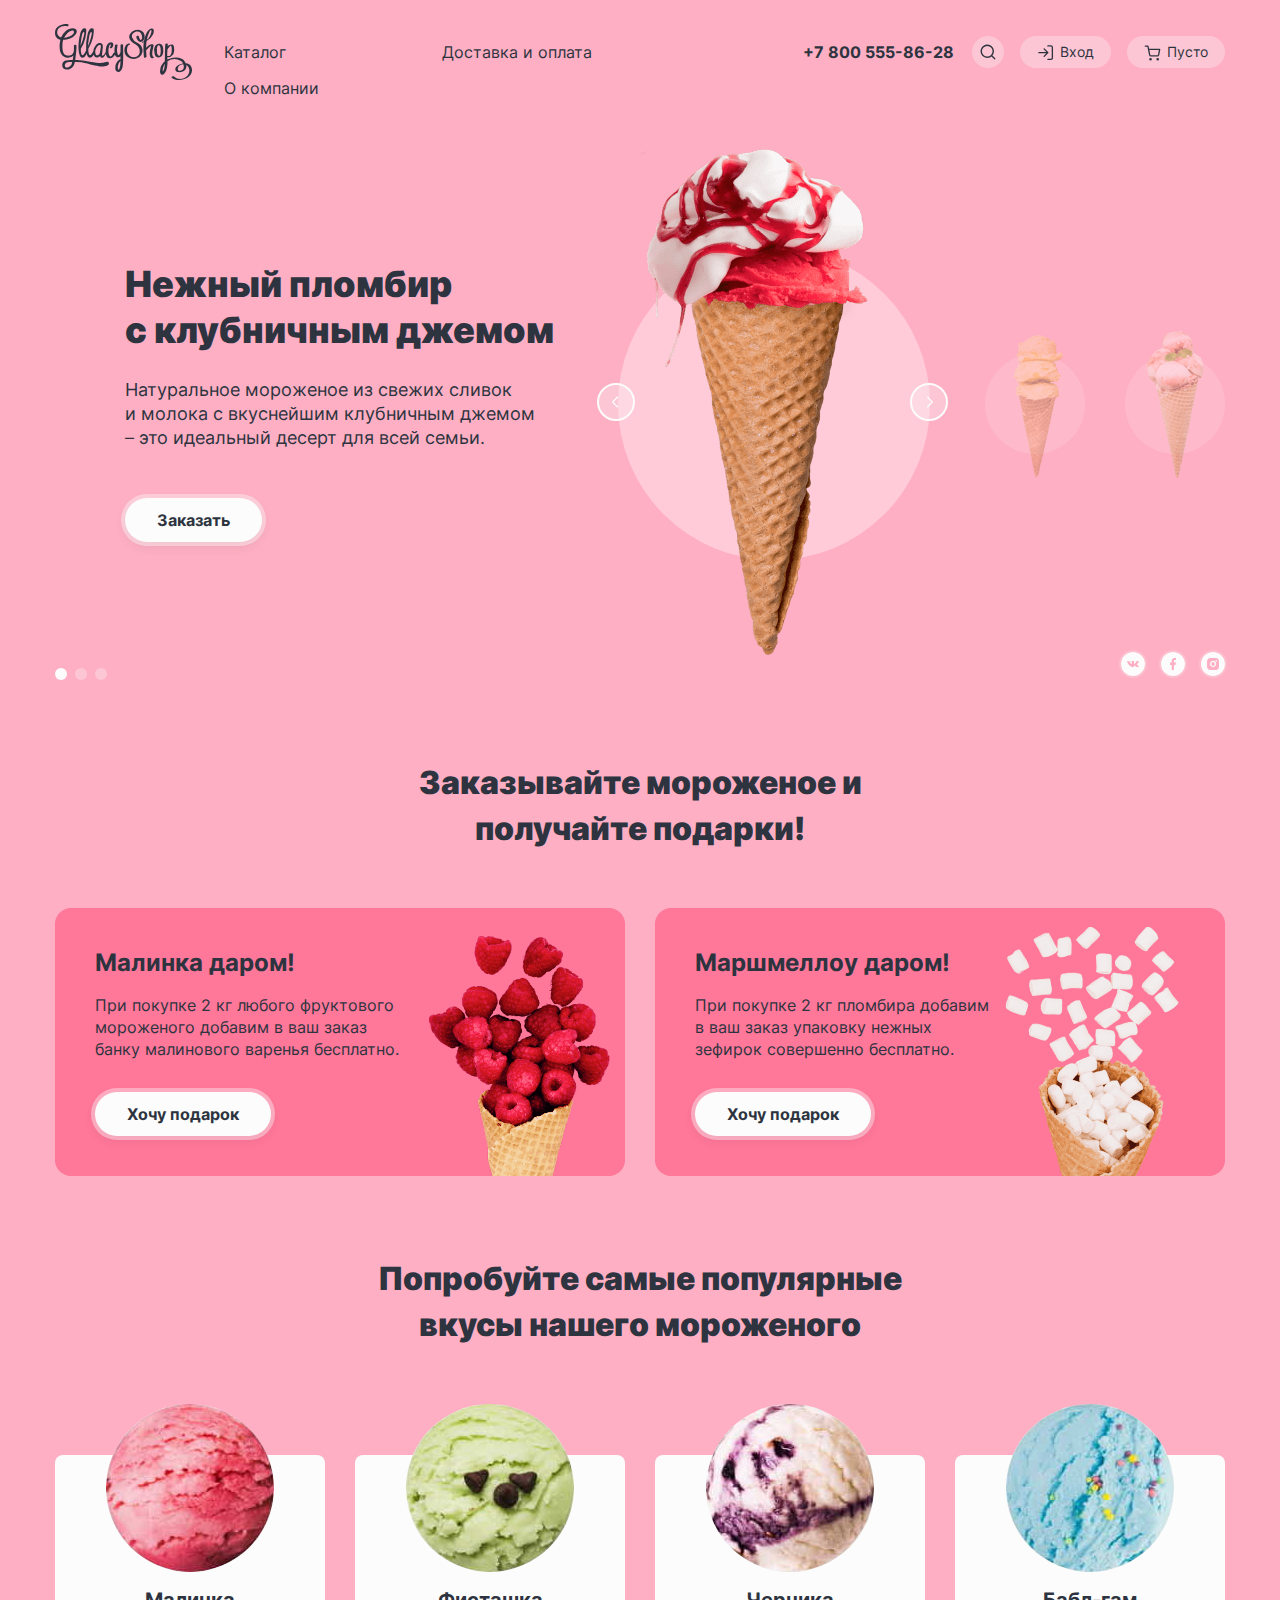
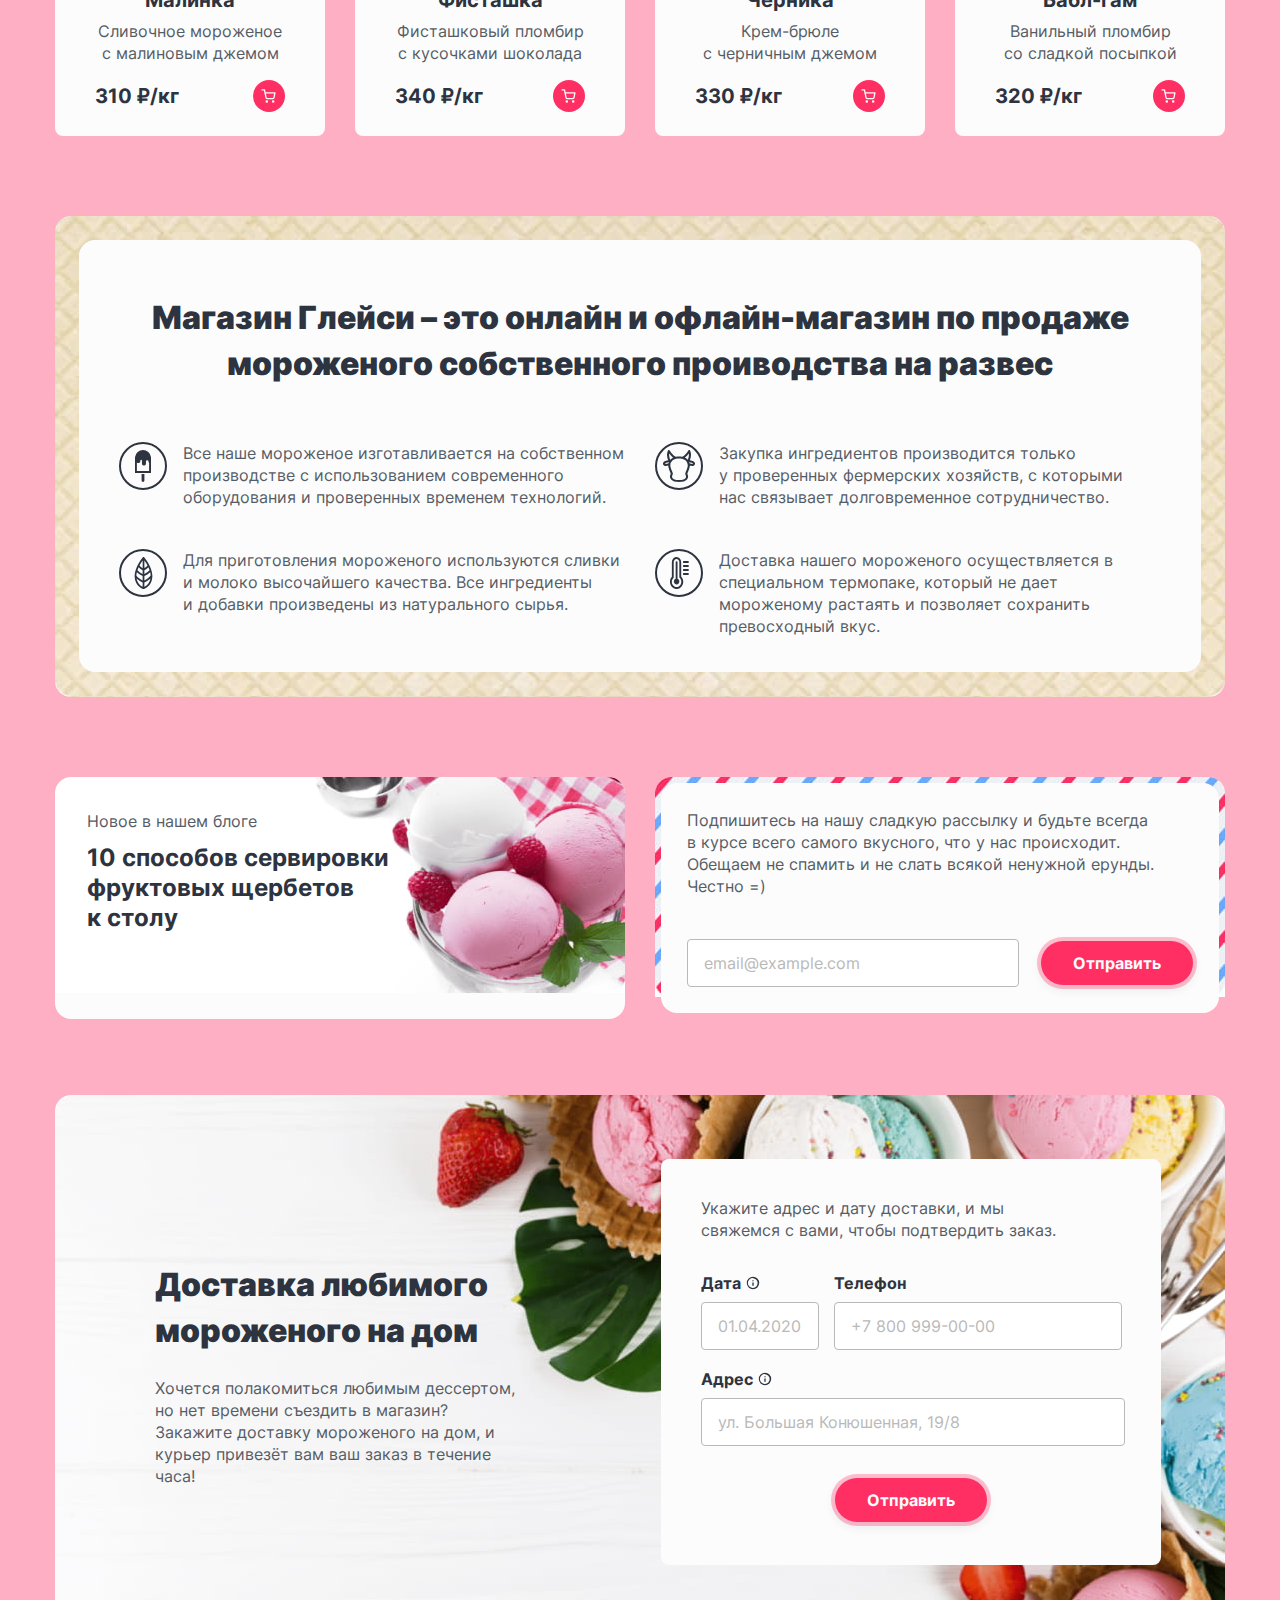
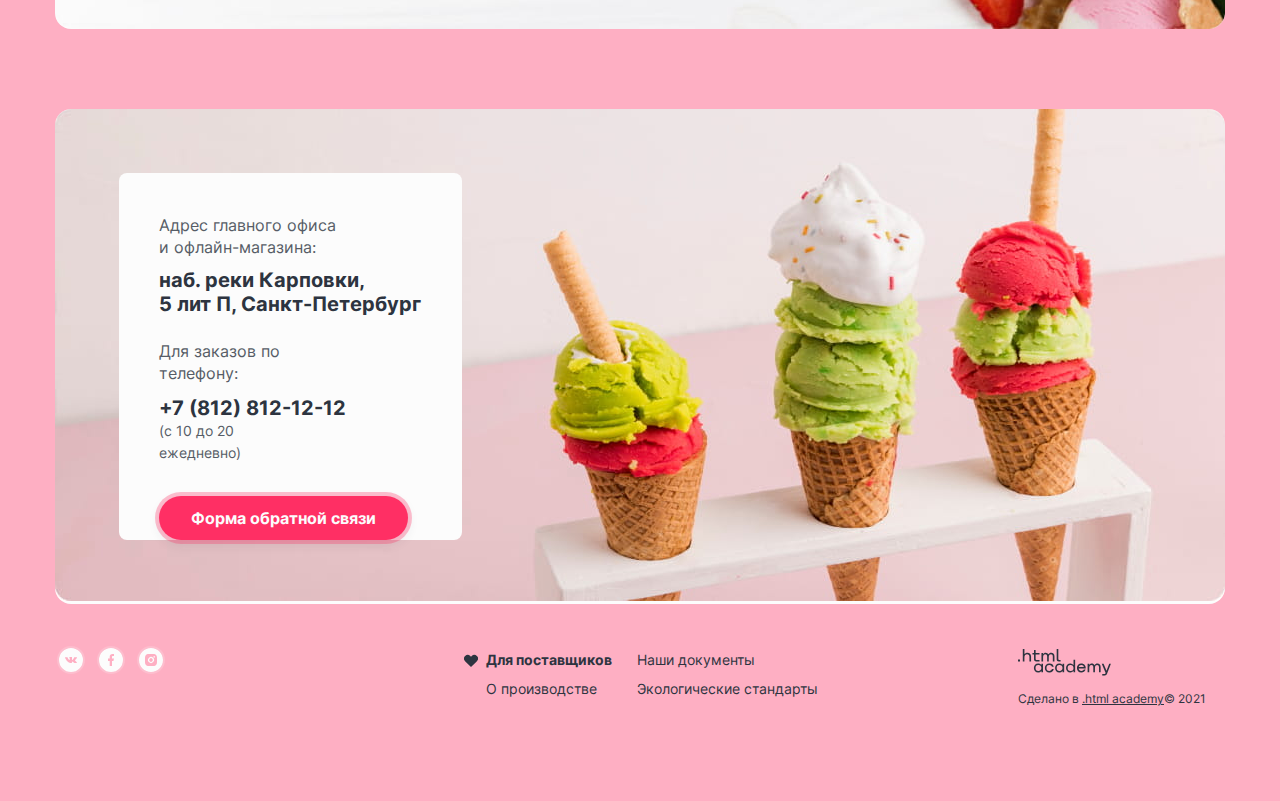
<file: index.html>
<!DOCTYPE html>
<html lang="ru">


<head>
  <meta charset="utf-8">
  <title>Интернет магазин мороженого Глейси</title>
  <link rel="icon" type="image/png" sizes="32x32" href="img/favicon-32x32.png">
  <link rel="stylesheet" href="styles/styles.css">
</head>

<body>
  <h1 class="visually-hidden">Главная страница Глейси</h1>
  <header class="page-header">
    <a class="logo-link" href="index.html"><img class="logo" src="img/logo.svg" width="137" height="56"
        alt="Логотип Глейси"></a>
    <nav class="header-navigation">
      <ul class="header-navigation-list">
        <li>
          <a class="header-navigation-link" href="catalog.html">Каталог</a>
          <div class="catalog-navigation">
            <button class="close-catalog-navigation" type="button">Каталог</button>
            <h2 class="visually-hidden">Список групп товаров</h2>
            <a class="catalog-navigation-item catalog-new-items" href="#">Новинки</a>
            <hr class="catalog-navigation-delimiter">
            <ul class="catalog-navigation-list">
              <li class="catalog-navigation-item">
                <a class="catalog-link" href="catalog.html">Сливочное</a>
              </li>
              <li class="catalog-navigation-item">
                <a class="catalog-link" href="#">Щербеты</a>
              </li>
              <li class="catalog-navigation-item">
                <a class="catalog-link" href="#">Фруктовый лед</a>
              </li>
              <li class="catalog-navigation-item">
                <a class="catalog-link" href="#">Мелорин</a>
              </li>
            </ul>
          </div>
        </li>
        <li>
          <a class="header-navigation-link" href="#">Доставка и оплата</a>
        </li>
        <li>
          <a class="header-navigation-link" href="#">О компании</a>
        </li>
      </ul>
    </nav>
    <a class="header-phone" href="tel:+78005558628">+7 800 555-86-28</a>
    <ul class="header-navigation-user">
      <li class="header-search">
        <a class="header-link header-link-search" href="#">
          <svg class="header-search-icon" aria-hidden="true" focusable="false" width="16" height="16" fill="none"
            xmlns="http://www.w3.org/2000/svg">
            <path fill-rule="evenodd" clip-rule="evenodd"
              d="M1.91 7.25a5.33 5.33 0 1 1 10.67 0 5.33 5.33 0 0 1-10.67 0Zm9.56 5.16a6.67 6.67 0 1 1 .94-.94l2.8 2.8a.67.67 0 0 1-.94.95l-2.8-2.81Z"
              fill="#2D3440" /></svg>
          <span class="visually-hidden">Поиск</span>
        </a>
        <div class="popover-search">
          <div class="popover-search-box">
            <button class="popover-close-search" type="button">
              <svg class="header-search-icon" aria-hidden="true" focusable="false" width="16" height="16" fill="none"
                xmlns="http://www.w3.org/2000/svg">
                <path fill-rule="evenodd" clip-rule="evenodd"
                  d="M1.91 7.25a5.33 5.33 0 1 1 10.67 0 5.33 5.33 0 0 1-10.67 0Zm9.56 5.16a6.67 6.67 0 1 1 .94-.94l2.8 2.8a.67.67 0 0 1-.94.95l-2.8-2.81Z"
                  fill="#2D3440" /></svg>
              <span class="visually-hidden">Закрыть</span>
            </button>
            <label class="visually-hidden" for="modal-search">
              Поиск по сайту
            </label>
            <input class="popover-search-imput" type="search" id="modal-search" name="modal-search"
              placeholder="Поиск поиск по сайту">
          </div>
        </div>
      </li>
      <li class="header-entry-cart">
        <a class="header-link header-link-card" href="#">
          <svg class="header-entry-icon" aria-hidden="true" focusable="false" width="16" height="16" fill="none"
            xmlns="http://www.w3.org/2000/svg">
            <path fill-rule="evenodd" clip-rule="evenodd"
              d="M9.2.87c0-.36.3-.66.68-.66h3a2.17 2.17 0 0 1 2.16 2.17v10.5a2.17 2.17 0 0 1-2.16 2.16h-3a.67.67 0 0 1 0-1.33h3a.83.83 0 0 0 .83-.84V2.38a.83.83 0 0 0-.84-.83h-3a.67.67 0 0 1-.66-.67ZM5.66 3.4a.67.67 0 0 1 .95 0l3.74 3.75a.66.66 0 0 1 0 .95L6.6 11.85a.67.67 0 1 1-.95-.95l2.62-2.6H.87a.67.67 0 0 1 0-1.34h7.4L5.65 4.35a.67.67 0 0 1 0-.95Z"
              fill="#2D3440" /></svg>
          Вход
        </a>
        <div class="popover-entry">
          <button class="popover-close-search popover-close-entry" type="button">
            <svg class="header-entry-icon" aria-hidden="true" focusable="false" width="16" height="16" fill="none"
              xmlns="http://www.w3.org/2000/svg">
              <path fill-rule="evenodd" clip-rule="evenodd"
                d="M9.2.87c0-.36.3-.66.68-.66h3a2.17 2.17 0 0 1 2.16 2.17v10.5a2.17 2.17 0 0 1-2.16 2.16h-3a.67.67 0 0 1 0-1.33h3a.83.83 0 0 0 .83-.84V2.38a.83.83 0 0 0-.84-.83h-3a.67.67 0 0 1-.66-.67ZM5.66 3.4a.67.67 0 0 1 .95 0l3.74 3.75a.66.66 0 0 1 0 .95L6.6 11.85a.67.67 0 1 1-.95-.95l2.62-2.6H.87a.67.67 0 0 1 0-1.34h7.4L5.65 4.35a.67.67 0 0 1 0-.95Z"
                fill="#2D3440" /></svg>
            <span class="entry-close-text">Вход</span>
          </button>
          <h2 class="popover-entr-title">Личный кабинет</h2>
          <form action="https://echo.htmlacademy.ru/" method="post">
            <div class="popover-form-case">
              <label class="visually-hidden" for="entry-mail">
                Електронная почта
              </label>
              <input class="form-fields popover-entry-form" type="text" id="entry-mail" name="entry-mail"
                placeholder="email@example.com">
            </div>
            <div class="popover-form-case">
              <label class="visually-hidden" for="entry-password">
                Пароль
              </label>
              <input class="form-fields popover-entry-form" type="text" id="entry-password" name="entry-password"
                placeholder="Пароль">
            </div>
            <button class="additional-button" type="button">Войти</button>
          </form>
          <div class="registration-case">
            <a class="popover-entry-registration" href="#">Забыли пароль?</a>
            <a class="popover-entry-registration" href="#">Регистрация</a>
          </div>
        </div>
      </li>
      <li class="header-entry-cart">
        <a class="header-link header-link-card" href="#">
          <svg class="header-cart-icon" aria-hidden="true" focusable="false" width="17" height="16" fill="none"
            xmlns="http://www.w3.org/2000/svg">
            <path fill-rule="evenodd" clip-rule="evenodd"
              d="M1.31.49a.67.67 0 0 0 0 1.33h2.06l.54 2.7.01.05 1.1 5.44a1.97 1.97 0 0 0 1.96 1.6h6.32a1.97 1.97 0 0 0 1.96-1.6l1.05-5.47a.67.67 0 0 0-.66-.8H5.12l-.55-2.71a.67.67 0 0 0-.65-.54h-2.6Zm5.01 9.26L5.4 5.08h9.46l-.9 4.68a.64.64 0 0 1-.63.5H6.96a.64.64 0 0 1-.64-.5ZM5.21 14.2a1.32 1.32 0 1 1 2.64 0 1.32 1.32 0 0 1-2.64 0Zm7.17 0a1.32 1.32 0 1 1 2.64 0 1.32 1.32 0 0 1-2.64 0Z"
              fill="#2D3440" /></svg>
          <span class="visually-hidden">
            Корзина
          </span>
          Пусто
        </a>
        <div class="popover popover-cart">
          <div>
            <button class="popover-close-button button-light" type="button">
              <svg class="header-cart-icon" aria-hidden="true" focusable="false" width="17" height="16" fill="none"
                xmlns="http://www.w3.org/2000/svg">
                <path fill-rule="evenodd" clip-rule="evenodd"
                  d="M1.31.49a.67.67 0 0 0 0 1.33h2.06l.54 2.7.01.05 1.1 5.44a1.97 1.97 0 0 0 1.96 1.6h6.32a1.97 1.97 0 0 0 1.96-1.6l1.05-5.47a.67.67 0 0 0-.66-.8H5.12l-.55-2.71a.67.67 0 0 0-.65-.54h-2.6Zm5.01 9.26L5.4 5.08h9.46l-.9 4.68a.64.64 0 0 1-.63.5H6.96a.64.64 0 0 1-.64-.5ZM5.21 14.2a1.32 1.32 0 1 1 2.64 0 1.32 1.32 0 0 1-2.64 0Zm7.17 0a1.32 1.32 0 1 1 2.64 0 1.32 1.32 0 0 1-2.64 0Z"
                  fill="#2D3440" /></svg>
              Пусто
              <span class="visually-hidden">Закрыть</span>
            </button>
            <h2 class="popover-cart-title">
              Ваша корзина пока пуста
            </h2>
          </div>
        </div>
      </li>
    </ul>
  </header>
  <main class="main-conteiner">
    <h1 class="visually-hidden">Мороженное Глейси</h1>
    <section>
      <div class="cream">
        <div class="first-screen-offer">
          <h2 class="first-screen-title">Нежный пломбир <br>с клубничным джемом</h2>
          <p class="first-screen-description">Натуральное мороженое из свежих сливок <br> и молока с вкуснейшим
            клубничным
            джемом – это идеальный десерт для всей семьи. </p>
          <a class="button-order" href="#">Заказать</a>
        </div>
        <div class="first-screen-img">
          <div class="substrate-basic"></div>
          <img class="ice-cream1" src="img/first-screen-delicate.png" width="306" height="507"
            alt="пломбир с клубничным джемом">
          <button class="slider-button slider-previous" type="button">
            <svg class="icon-previous" aria-hidden="true" focusable="false" width="6" height="12" fill="none"
              xmlns="http://www.w3.org/2000/svg">
              <path fill-rule="evenodd" clip-rule="evenodd"
                d="M5.8 1.8a.66.66 0 1 0-.94-.94L.2 5.53a.66.66 0 0 0 0 .94l4.67 4.67a.66.66 0 0 0 .94-.94L1.6 6l4.2-4.2Z" />
            </svg>
            <span class="visually-hidden">Предыдущий слайд</span>
          </button>
          <button class="slider-button slider-next" type="button">
            <svg class="icon-next" aria-hidden="true" focusable="false" width="6" height="12" fill="none"
              xmlns="http://www.w3.org/2000/svg">
              <path fill-rule="evenodd" clip-rule="evenodd"
                d="M5.8 1.8a.66.66 0 1 0-.94-.94L.2 5.53a.66.66 0 0 0 0 .94l4.67 4.67a.66.66 0 0 0 .94-.94L1.6 6l4.2-4.2Z" />
            </svg>
            <span class="visually-hidden">Следующий слайд</span>
          </button>
        </div>
        <div class="first-screen-minor">
          <h2 class="visually-hidden">Сливочное мороженое со вкусом банана</h2>
          <div class="substrate-secondary"></div>
          <img class="ice-cream-hidden" src="img/creamy.png" width="66" height="150"
            alt="сливочное мороженое со вкусом банана">
        </div>
        <div class="first-screen-minor">
          <h2 class="visually-hidden">Карамельный пломбир с маршмеллоу</h2>
          <div class="substrate-secondary"></div>
          <img class="ice-cream-hidden" src="img/caramel.png" width="66" height="150"
            alt="карамельный пломбир с маршмеллоу">
        </div>
      </div>
      <div class="navigation-social">
        <ol class="slider-pagination">
          <li class="slider-pagination-item">
            <button class="slider-pagination-button slider-pagination-button-current" type="button">
              <span class="visually-hidden">Пломбир с клубничным джемом</span>
            </button>
          </li>
          <li class="slider-pagination-item">
            <button class="slider-pagination-button" type="button">
              <span class="visually-hidden">Сливочное Мороженное</span>
            </button>
          </li>
          <li class="slider-pagination-item">
            <button class="slider-pagination-button" type="button">
              <span class="visually-hidden">Карамельный Пломбир</span>
            </button>
          </li>
        </ol>
        <ul class="social-list">
          <li class="social-item">
            <a href="https://vk.com/htmlacademy">
              <svg aria-hidden="true" focusable="false" width="24" height="24" fill="none"
                xmlns="http://www.w3.org/2000/svg">
                <path fill-rule="evenodd" clip-rule="evenodd"
                  d="M24 12a12 12 0 1 1-24 0 12 12 0 0 1 24 0Zm-11.41 2.97h-.72s-1.58.09-2.98-1.18C7.37 12.4 6.03 9.65 6.03 9.65s-.07-.18 0-.27c.1-.1.36-.1.36-.1l1.72-.01s.16.02.27.1c.1.05.15.17.15.17s.28.61.65 1.17c.71 1.08 1.05 1.32 1.29 1.2.35-.16.25-1.53.25-1.53s0-.5-.18-.71c-.14-.17-.41-.22-.53-.24-.1-.01.06-.2.26-.3.31-.13.86-.13 1.5-.13.5 0 .65.03.84.07.46.1.44.41.41 1.08l-.02.7v.18c-.01.34-.02.73.23.88.13.07.45 0 1.26-1.19.38-.56.66-1.23.66-1.23s.07-.12.16-.17c.1-.05.24-.04.24-.04h1.8s.54-.06.63.15c.1.23-.2.75-.94 1.61-.7.82-1.03 1.12-1 1.38.01.2.23.38.66.72.89.73 1.13 1.1 1.18 1.2l.01.01c.4.58-.44.62-.44.62l-1.6.02s-.34.06-.8-.2a3.94 3.94 0 0 1-.69-.6c-.33-.34-.65-.66-.91-.58-.45.12-.44.96-.44.96s0 .18-.1.28c-.1.1-.32.12-.32.12Z"
                  fill="#FCFCFC" /></svg>
              <span class="visually-hidden">ВКонтакте</span>
            </a>
          </li>
          <li class="social-item">
            <a href="https://www.facebook.com/htmlacademy">
              <svg aria-hidden="true" focusable="false" width="24" height="24" fill="none"
                xmlns="http://www.w3.org/2000/svg">
                <path fill-rule="evenodd" clip-rule="evenodd"
                  d="M24 12a12 12 0 1 1-24 0 12 12 0 0 1 24 0Zm-9.57.9H13V18h-2.29v-5.1H9v-2.4h1.71V8.82c0-1.83 1.1-2.82 2.66-2.82.74 0 1.44.06 1.63.08V8.1h-.86C13 8.1 13 8.68 13 9.3v1.2h2l-.57 2.4Z"
                  fill="#FCFCFC" /></svg>
              <span class="visually-hidden">Фейсбук</span>
            </a>
          </li>
          <li class="social-item">
            <a href="https://www.instagram.com/htmlacademy/">
              <svg aria-hidden="true" focusable="false" width="24" height="24" fill="none"
                xmlns="http://www.w3.org/2000/svg">
                <path fill-rule="evenodd" clip-rule="evenodd"
                  d="M24 12c0 6.627-5.373 12-12 12S0 18.627 0 12 5.373 0 12 0s12 5.373 12 12Zm-9.527-5.964C13.833 6.006 13.63 6 12 6s-1.834.008-2.473.036c-.64.03-1.074.13-1.457.279-.4.15-.763.387-1.063.692-.306.3-.542.662-.692 1.063-.149.383-.249.817-.279 1.457C6.006 10.167 6 10.37 6 12s.008 1.834.036 2.473c.03.64.13 1.075.279 1.457.15.4.387.763.692 1.063.3.306.662.542 1.063.692.383.148.818.249 1.457.279.64.03.843.036 2.473.036s1.834-.008 2.473-.036c.64-.03 1.075-.13 1.457-.279.4-.15.763-.387 1.063-.692.306-.3.542-.662.692-1.063.148-.383.249-.818.279-1.457.03-.64.036-.843.036-2.473s-.008-1.834-.036-2.473c-.03-.64-.13-1.075-.279-1.457-.15-.4-.387-.763-.692-1.063a2.925 2.925 0 0 0-1.063-.692c-.383-.149-.818-.249-1.457-.279ZM9.88 9.879a3 3 0 1 1 4.242 4.243A3 3 0 0 1 9.88 9.879Zm5.801-1.56a.75.75 0 1 1-1.06 1.061.75.75 0 0 1 1.06-1.06Zm-2.407 2.408a1.8 1.8 0 1 0-2.546 2.546 1.8 1.8 0 0 0 2.546-2.546Z"
                  fill="#FCFCFC" /></svg>
              <span class="visually-hidden">Инстаграм</span>
            </a>
          </li>
        </ul>
      </div>
    </section>
    <section>
      <h2 class="second-screen-title">Заказывайте мороженое и получайте подарки!</h2>
      <ul class="second-screen-list">
        <li class="second-screen-item1">
          <h3 class="gift-for-nothing">Малинка даром!</h3>
          <p class="raspberry-gift-description"> При покупке 2 кг любого фруктового мороженого добавим в ваш заказ
            банку
            малинового варенья бесплатно.</p>
          <a class="button-order button-order-gift" href="#">Хочу подарок</a>
        </li>
        <li class="second-screen-item2">
          <h3 class="gift-for-nothing">Маршмеллоу даром!</h3>
          <p class="marshmallows-gift-description">При покупке 2 кг пломбира добавим в ваш заказ упаковку нежных
            зефирок
            совершенно бесплатно.</p>
          <a class="button-order button-order-gift" href="#">Хочу подарок</a>
        </li>
      </ul>
    </section>
    <section class="popular">
      <h2 class="popular-title">Попробуйте самые популярные вкусы нашего мороженого</h2>
      <ul class="product-list">
        <li class="product-card">
          <div class="product-card-link">
            <img class="product-card-image" src="img/catalog1.jpg" width="168" height="168" alt="мороженное Малинка">
            <h3 class="product-card-title">Малинка</h3>
            <p class="product-card-description">Сливочное мороженое с малиновым джемом</p>
          </div>
          <div class="add-to-basket">
            <b class="product-card-price">310 ₽/кг</b>
            <button type="button" class="product-card-button">
              <svg class="icon-to-basket" aria-hidden="true" focusable="false" width="15" height="14" fill="none"
                xmlns="http://www.w3.org/2000/svg">
                <path fill-rule="evenodd" clip-rule="evenodd"
                  d="M1.17.25a.67.67 0 1 0 0 1.33h1.77l.47 2.34v.05l.97 4.84a1.83 1.83 0 0 0 1.82 1.46h5.62a1.83 1.83 0 0 0 1.82-1.46V8.8l.93-4.86a.67.67 0 0 0-.66-.8h-9.3L4.14.8a.67.67 0 0 0-.66-.54H1.17Zm4.52 8.3-.81-4.07h8.23l-.78 4.07a.5.5 0 0 1-.49.4H6.18a.5.5 0 0 1-.49-.4ZM4.56 12.5a1.25 1.25 0 1 1 2.49 0 1.25 1.25 0 0 1-2.5 0Zm6.37 0a1.25 1.25 0 1 1 2.5 0 1.25 1.25 0 0 1-2.5 0Z" />
              </svg>
              <span class="visually-hidden">Добавить в корзину</span>
            </button>
          </div>
        </li>
        <li class="product-card">
          <div class="product-card-link">
            <img class="product-card-image" src="img/catalog2.jpg" width="168" height="168" alt="мороженное Фисташка">
            <h3 class="product-card-title">Фисташка</h3>
            <p class="product-card-description">Фисташковый пломбир с кусочками шоколада</p>
          </div>
          <div class="add-to-basket">
            <b class="product-card-price">340 ₽/кг</b>
            <button type="button" class="product-card-button">
              <svg class="icon-to-basket" aria-hidden="true" focusable="false" width="15" height="14" fill="none"
                xmlns="http://www.w3.org/2000/svg">
                <path fill-rule="evenodd" clip-rule="evenodd"
                  d="M1.17.25a.67.67 0 1 0 0 1.33h1.77l.47 2.34v.05l.97 4.84a1.83 1.83 0 0 0 1.82 1.46h5.62a1.83 1.83 0 0 0 1.82-1.46V8.8l.93-4.86a.67.67 0 0 0-.66-.8h-9.3L4.14.8a.67.67 0 0 0-.66-.54H1.17Zm4.52 8.3-.81-4.07h8.23l-.78 4.07a.5.5 0 0 1-.49.4H6.18a.5.5 0 0 1-.49-.4ZM4.56 12.5a1.25 1.25 0 1 1 2.49 0 1.25 1.25 0 0 1-2.5 0Zm6.37 0a1.25 1.25 0 1 1 2.5 0 1.25 1.25 0 0 1-2.5 0Z" />
              </svg>
              <span class="visually-hidden">Добавить в корзину</span>
            </button>
          </div>
        </li>
        <li class="product-card">
          <div class="product-card-link">
            <img class="product-card-image" src="img/catalog3.jpg" width="168" height="168" alt="мороженное Черника">
            <h3 class="product-card-title">Черника</h3>
            <p class="product-card-description">Крем-брюле <br> с черничным джемом</p>
          </div>
          <div class="add-to-basket">
            <b class="product-card-price">330 ₽/кг</b>
            <button type="button" class="product-card-button">
              <svg class="icon-to-basket" aria-hidden="true" focusable="false" width="15" height="14" fill="none"
                xmlns="http://www.w3.org/2000/svg">
                <path fill-rule="evenodd" clip-rule="evenodd"
                  d="M1.17.25a.67.67 0 1 0 0 1.33h1.77l.47 2.34v.05l.97 4.84a1.83 1.83 0 0 0 1.82 1.46h5.62a1.83 1.83 0 0 0 1.82-1.46V8.8l.93-4.86a.67.67 0 0 0-.66-.8h-9.3L4.14.8a.67.67 0 0 0-.66-.54H1.17Zm4.52 8.3-.81-4.07h8.23l-.78 4.07a.5.5 0 0 1-.49.4H6.18a.5.5 0 0 1-.49-.4ZM4.56 12.5a1.25 1.25 0 1 1 2.49 0 1.25 1.25 0 0 1-2.5 0Zm6.37 0a1.25 1.25 0 1 1 2.5 0 1.25 1.25 0 0 1-2.5 0Z" />
              </svg>
              <span class="visually-hidden">Добавить в корзину</span>
            </button>
          </div>
        </li>
        <li class="product-card">
          <div class="product-card-link">
            <img class="product-card-image" src="img/catalog4.jpg" width="168" height="168" alt="мороженное Бабл-гам">
            <h3 class="product-card-title">Бабл-гам</h3>
            <p class="product-card-description">Ванильный пломбир <br> со сладкой посыпкой</p>
          </div>
          <div class="add-to-basket">
            <b class="product-card-price">320 ₽/кг</b>
            <button type="button" class="product-card-button">
              <svg class="icon-to-basket" aria-hidden="true" focusable="false" width="15" height="14" fill="none"
                xmlns="http://www.w3.org/2000/svg">
                <path fill-rule="evenodd" clip-rule="evenodd"
                  d="M1.17.25a.67.67 0 1 0 0 1.33h1.77l.47 2.34v.05l.97 4.84a1.83 1.83 0 0 0 1.82 1.46h5.62a1.83 1.83 0 0 0 1.82-1.46V8.8l.93-4.86a.67.67 0 0 0-.66-.8h-9.3L4.14.8a.67.67 0 0 0-.66-.54H1.17Zm4.52 8.3-.81-4.07h8.23l-.78 4.07a.5.5 0 0 1-.49.4H6.18a.5.5 0 0 1-.49-.4ZM4.56 12.5a1.25 1.25 0 1 1 2.49 0 1.25 1.25 0 0 1-2.5 0Zm6.37 0a1.25 1.25 0 1 1 2.5 0 1.25 1.25 0 0 1-2.5 0Z" />
              </svg>
              <span class="visually-hidden">Добавить в корзину</span>
            </button>
          </div>
        </li>
      </ul>
    </section>
    <section class="advantages">
      <div class="advantages-bac">
        <h2 class="advantages-title">Магазин Глейси – это онлайн и офлайн-магазин по продаже мороженого собственного
          проиводства на развес</h2>
        <ul class="advantages-list">
          <li class="advantages-item">
            <div class="advantages-icon">
              <img class="icon" src="img/icon-ice-cream.svg" alt="иконка мороженного" width="16" height="32">
            </div>
            <p class="advantages-description">Все наше мороженое изготавливается на собственном производстве с
              использованием современного оборудования и проверенных временем технологий.</p>
          </li>
          <li class="advantages-item">
            <div class="advantages-icon">
              <img class="icon" src="img/icon-cow.svg" alt="иконка коровы" width="32" height="32">
            </div>
            <p class="advantages-description">Закупка ингредиентов производится только <br> у проверенных фермерских
              хозяйств, с которыми <br> нас связывает долговременное сотрудничество.</p>
          </li>
          <li class="advantages-item">
            <div class="advantages-icon">
              <img class="icon" src="img/icon-leaf.svg" alt="иконка листика" width="19" height="32">
            </div>
            <p class="advantages-description">Для приготовления мороженого используются сливки и молоко высочайшего
              качества. Все ингредиенты <br> и добавки произведены из натурального сырья.</p>
          </li>
          <li class="advantages-item">
            <div class="advantages-icon">
              <img class="icon" src="img/icon-thermometer.svg" alt="иконка градусника" width="19" height="32">
            </div>
            <p class="advantages-description">Доставка нашего мороженого осуществляется в специальном термопаке, который
              не дает мороженому растаять и позволяет сохранить превосходный вкус.</p>
          </li>
        </ul>
      </div>
    </section>
    <section class="interesting">
      <div class="blog">
        <a class="button-blog" href="#">
          <span class="blog-subtitle">Новое в нашем блоге</span>
          <p class="blog-title">10 способов сервировки фруктовых щербетов <br> к столу</p>
        </a>
      </div>
      <div class="newsletter">
        <div class="newsletter-white-backing">
          <h2 class="visually-hidden">Подписка на рассылку</h2>
          <p class="newsletter-description">Подпишитесь на нашу сладкую рассылку и будьте всегда <br> в курсе всего
            самого
            вкусного, что у нас происходит. Обещаем не спамить и не слать всякой ненужной ерунды. Честно =)</p>
          <form class="newsletter-form" action="https://echo.htmlacademy.ru/" method="post">
            <p class="newsletter-email">
              <label class="visually-hidden" for="newsletter-email">Подписка на рассылку</label>
              <input class="form-fields field" placeholder="email@example.com" type="email" name="newsletter-email"
                id="newsletter-email" required>
            </p>
            <button class="additional-button" type="submit">Отправить</button>
          </form>
        </div>
      </div>
    </section>
    <section class="delivery">
      <div class="delivery-text">
        <h2 class="delivery-title">Доставка любимого мороженого на дом</h2>
        <p class="delivery-description">Хочется полакомиться любимым дессертом, но нет времени съездить в магазин?
          Закажите доставку мороженого на дом, и курьер привезёт вам ваш заказ в течение часа!</p>
      </div>
      <div class="form-delivery">
        <p class="appointment-information">Укажите адрес и дату доставки, и мы свяжемся с вами, чтобы подтвердить заказ.
        </p>
        <form class="appointment-form" action="https://echo.htmlacademy.ru/" method="post">
          <div class="appointment-form-date field-group">
            <label class="input-field" for="appointment-date">
              Дата
              <span class="info">
                <span class="visually-hidden">Посмотреть дополнительную информацию</span>
                <span class="info-label">Хочется полакомиться любимым дессертом, но нет времени съездить в магазин?
                  Закажите доставку мороженого на дом и курьер привезет вам ваш заказ в течение часа!</span>
              </span>
            </label>
            <input class="form-fields form-date" type="text" id="appointment-date" name="appointment-date"
              placeholder="01.04.2020">
          </div>
          <div class="appointment-form-phone field-group">
            <label class="input-field" for="appointment-form-phone">
              Телефон
            </label>
            <input class="form-fields form-phone" type="text" id="appointment-form-phone" name="appointment-form-phone"
              placeholder="+7 800 999-00-00">
          </div>
          <div class="appointment-form-address field-group">
            <label class="input-field" for="appointment-form-address">
              Адрес
              <span class="info">
                <span class="visually-hidden">Посмотреть дополнительную информацию</span>
                <span class="info-label">Введите название улицы, дома и квартиры</span>
              </span>
            </label>
            <input class="form-fields form-address" type="text" id="appointment-form-address"
              name="appointment-form-address" placeholder="ул. Большая Конюшенная, 19/8">
          </div>
          <div class="button-send">
            <button class="button additional-button" type="submit">Отправить</button>
          </div>
        </form>
      </div>
    </section>
    <section class="feedback">
      <h2 class="visually-hidden">Контакты</h2>
      <div class="feedback-form">
        <p class="feedback-subtitle address">Адрес главного офиса и офлайн-магазина:</p>
        <p class="feedback-title street ">наб. реки Карповки, <br> 5 лит П, Санкт-Петербург</p>
        <p class="feedback-subtitle for-order">Для заказов по телефону:</p>
        <a class="feedback-title phone" href="tel:+78128121212">+7 (812) 812-12-12</a>
        <p class="feedback-subtitle time">(с 10 до 20 ежедневно)</p>
        <button class="additional-button" type="button">Форма обратной связи</button>
      </div>
    </section>
  </main>
  <footer class="page-footer">
    <ul class="social-list social-list-footer">
      <li class="social-item">
        <a href="https://vk.com/htmlacademy">
          <svg aria-hidden="true" focusable="false" width="24" height="24" fill="none"
            xmlns="http://www.w3.org/2000/svg">
            <path fill-rule="evenodd" clip-rule="evenodd"
              d="M24 12a12 12 0 1 1-24 0 12 12 0 0 1 24 0Zm-11.41 2.97h-.72s-1.58.09-2.98-1.18C7.37 12.4 6.03 9.65 6.03 9.65s-.07-.18 0-.27c.1-.1.36-.1.36-.1l1.72-.01s.16.02.27.1c.1.05.15.17.15.17s.28.61.65 1.17c.71 1.08 1.05 1.32 1.29 1.2.35-.16.25-1.53.25-1.53s0-.5-.18-.71c-.14-.17-.41-.22-.53-.24-.1-.01.06-.2.26-.3.31-.13.86-.13 1.5-.13.5 0 .65.03.84.07.46.1.44.41.41 1.08l-.02.7v.18c-.01.34-.02.73.23.88.13.07.45 0 1.26-1.19.38-.56.66-1.23.66-1.23s.07-.12.16-.17c.1-.05.24-.04.24-.04h1.8s.54-.06.63.15c.1.23-.2.75-.94 1.61-.7.82-1.03 1.12-1 1.38.01.2.23.38.66.72.89.73 1.13 1.1 1.18 1.2l.01.01c.4.58-.44.62-.44.62l-1.6.02s-.34.06-.8-.2a3.94 3.94 0 0 1-.69-.6c-.33-.34-.65-.66-.91-.58-.45.12-.44.96-.44.96s0 .18-.1.28c-.1.1-.32.12-.32.12Z"
              fill="#FCFCFC" /></svg>
          <span class="visually-hidden">ВКонтакте</span>
        </a>
      </li>
      <li class="social-item">
        <a href="https://www.facebook.com/htmlacademy">
          <svg aria-hidden="true" focusable="false" width="24" height="24" fill="none"
            xmlns="http://www.w3.org/2000/svg">
            <path fill-rule="evenodd" clip-rule="evenodd"
              d="M24 12a12 12 0 1 1-24 0 12 12 0 0 1 24 0Zm-9.57.9H13V18h-2.29v-5.1H9v-2.4h1.71V8.82c0-1.83 1.1-2.82 2.66-2.82.74 0 1.44.06 1.63.08V8.1h-.86C13 8.1 13 8.68 13 9.3v1.2h2l-.57 2.4Z"
              fill="#FCFCFC" /></svg>
          <span class="visually-hidden">Фейсбук</span>
        </a>
      </li>
      <li class="social-item">
        <a href="https://www.instagram.com/htmlacademy/">
          <svg aria-hidden="true" focusable="false" width="24" height="24" fill="none"
            xmlns="http://www.w3.org/2000/svg">
            <path fill-rule="evenodd" clip-rule="evenodd"
              d="M24 12c0 6.627-5.373 12-12 12S0 18.627 0 12 5.373 0 12 0s12 5.373 12 12Zm-9.527-5.964C13.833 6.006 13.63 6 12 6s-1.834.008-2.473.036c-.64.03-1.074.13-1.457.279-.4.15-.763.387-1.063.692-.306.3-.542.662-.692 1.063-.149.383-.249.817-.279 1.457C6.006 10.167 6 10.37 6 12s.008 1.834.036 2.473c.03.64.13 1.075.279 1.457.15.4.387.763.692 1.063.3.306.662.542 1.063.692.383.148.818.249 1.457.279.64.03.843.036 2.473.036s1.834-.008 2.473-.036c.64-.03 1.075-.13 1.457-.279.4-.15.763-.387 1.063-.692.306-.3.542-.662.692-1.063.148-.383.249-.818.279-1.457.03-.64.036-.843.036-2.473s-.008-1.834-.036-2.473c-.03-.64-.13-1.075-.279-1.457-.15-.4-.387-.763-.692-1.063a2.925 2.925 0 0 0-1.063-.692c-.383-.149-.818-.249-1.457-.279ZM9.88 9.879a3 3 0 1 1 4.242 4.243A3 3 0 0 1 9.88 9.879Zm5.801-1.56a.75.75 0 1 1-1.06 1.061.75.75 0 0 1 1.06-1.06Zm-2.407 2.408a1.8 1.8 0 1 0-2.546 2.546 1.8 1.8 0 0 0 2.546-2.546Z"
              fill="#FCFCFC" /></svg>
          <span class="visually-hidden">Инстаграм</span>
        </a>
      </li>
    </ul>
    <nav class="footer-navigation">
      <ul class="footer-ul">
        <li>
          <a class="footer-navigation-suppliers" href="#">Для поставщиков</a>
        </li>
        <li>
          <a class="footer-navigation-link" href="#">Наши документы</a>
        </li>
        <li>
          <a class="footer-navigation-link" href="#">О производстве</a>
        </li>
        <li>
          <a class="footer-navigation-link" href="#">Экологические стандарты</a>
        </li>
      </ul>
    </nav>
    <div class="developer">
      <a href="https://htmlacademy.ru/">
        <img src="img/logo-htmlacademy.svg" alt="логотип htmlacademy">
      </a>
      <div class="about-text">Сделано в <a class="htmlacademy-link" href="https://htmlacademy.ru/">.html academy</a>©
        2021
      </div>
    </div>
  </footer>
  <div class="modal-container">
    <div class="modal modal-auth">
      <button class="modal-close-button">
        <span class="visually-hidden">Закрыть модальное окно</span>
      </button>
      <section class="modal-content">
        <h2 class="modal-title">Мы обязательно ответим вам!</h2>
        <form class="modal-form" action="https://echo.htmlacademy.ru/" method="post">
          <div class="modal-form-box">
            <label class="visually-hidden" for="modal-name">
              Имя и фамилия
            </label>
            <input class="form-fields modal-form-name" type="text" id="modal-name" name="modal-name"
              placeholder="Имя и фамилия">
          </div>
          <div class="modal-form-box">
            <label class="visually-hidden" for="modal-phone">
              Телефон
            </label>
            <input class="form-fields modal-form-phone" type="tel" id="modal-phone" name="modal-phone"
              placeholder="+7 800 999-00-00">
          </div>
          <div class="modal-form-box">
            <label class="visually-hidden" for="modal-text">
              Адрес
            </label>
            <textarea class="form-fields modal-form-text" id="modal-text" name="modal-text"
              placeholder="В свободной форме"></textarea>
          </div>
          <div class="modal-form-button">
            <button class="additional-button" type="submit">Отправить</button>
          </div>
        </form>
      </section>
    </div>
  </div>
</body>


</html>
</file>
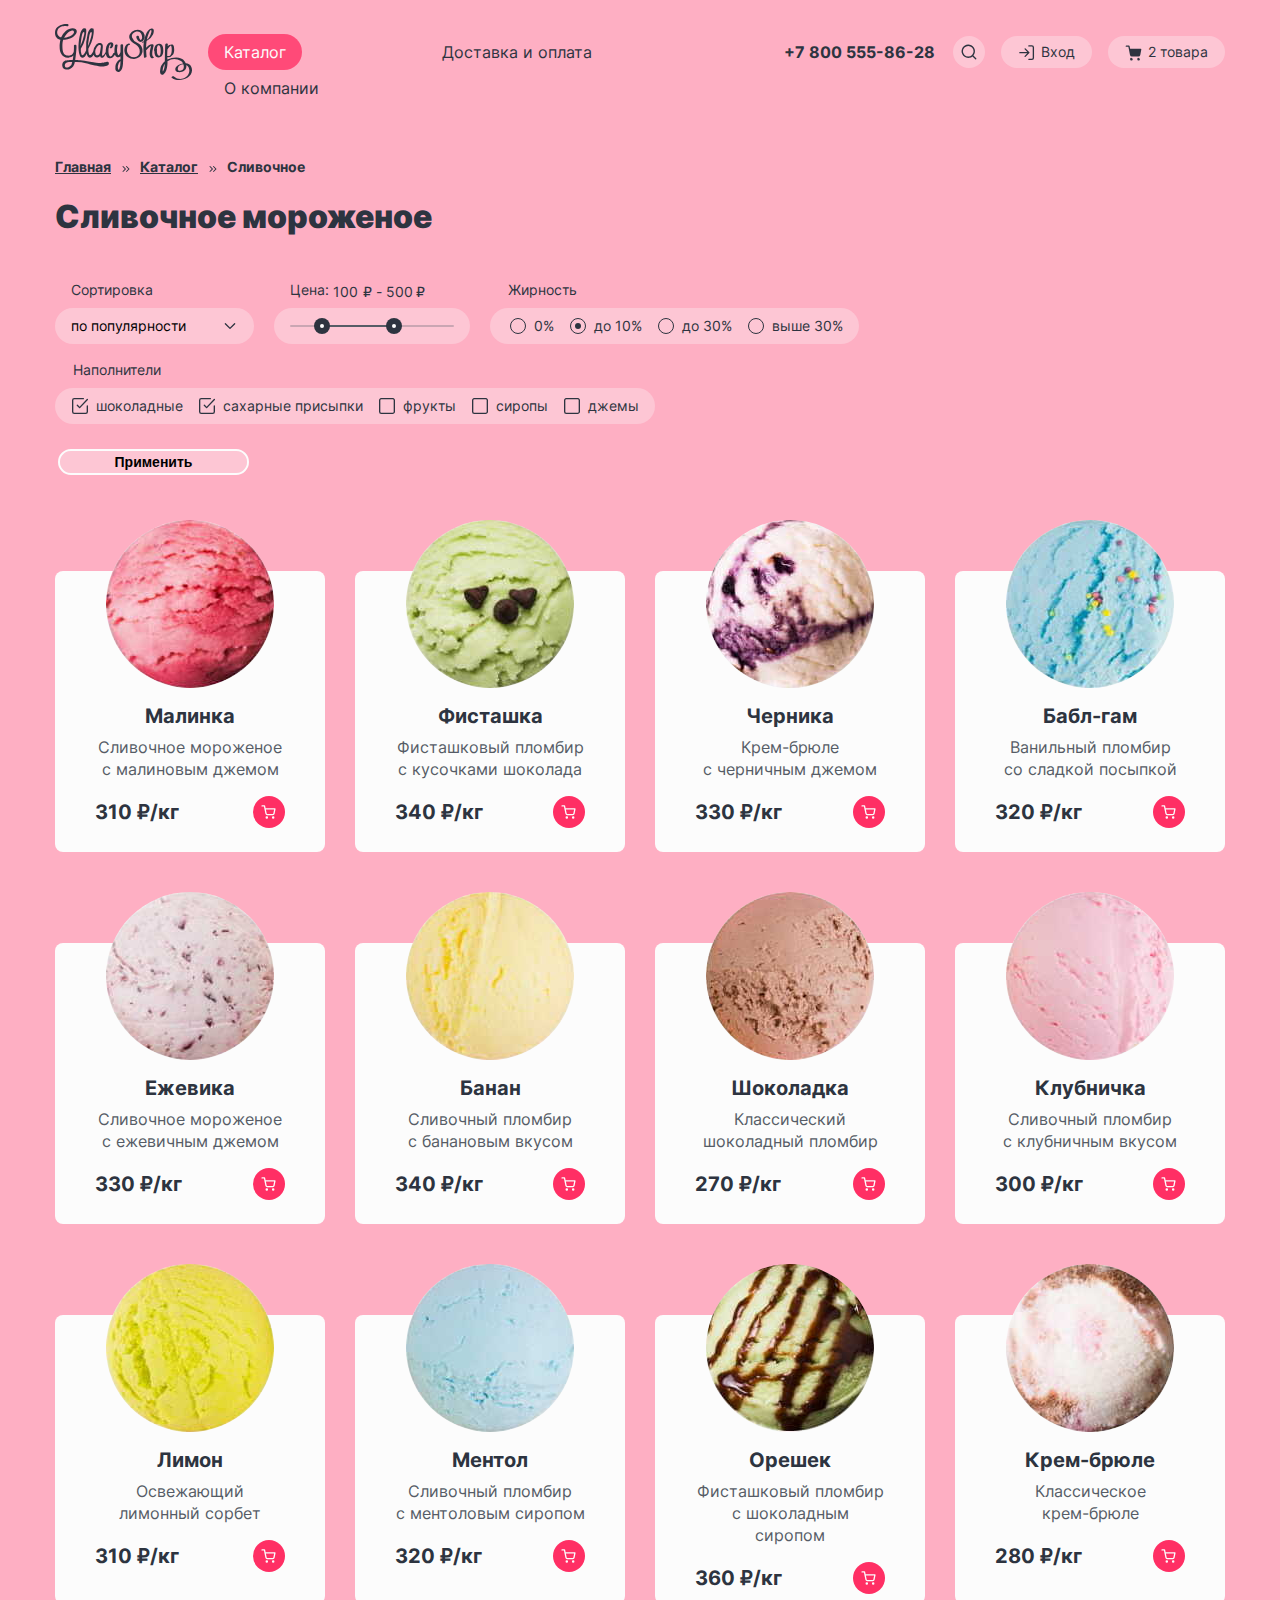
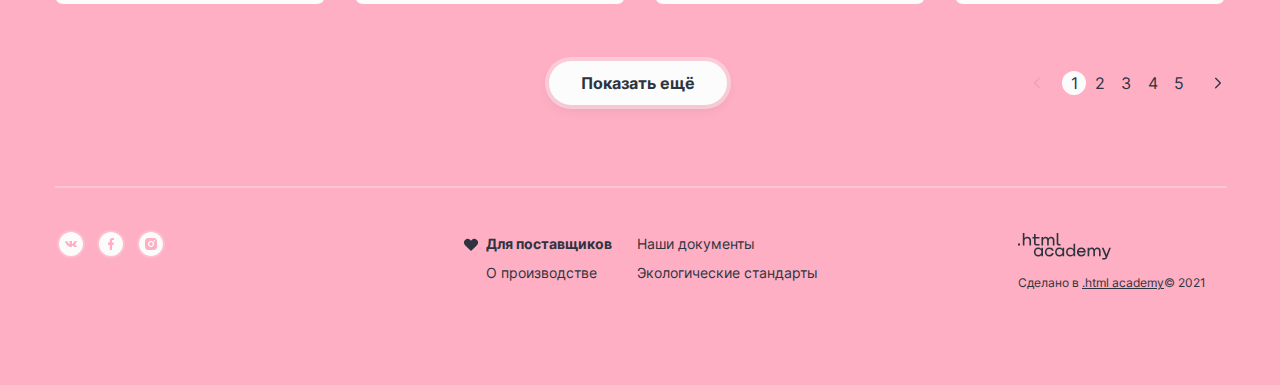
<file: catalog.html>
<!DOCTYPE html>
<html lang="ru">

<head>
  <meta charset="utf-8">
  <title>Интернет магазин мороженого Глейси</title>
  <link rel="icon" type="image/png" sizes="32x32" href="img/favicon-32x32.png">
  <link rel="stylesheet" href="styles/styles.css">
</head>

<body>
  <h1 class="visually-hidden">Каталог мороженного</h1>
  <header class="page-header">
    <a class="logo-link" href="index.html"><img class="logo" src="img/logo.svg" width="137" height="56"
        alt="Логотип Глейси"></a>
    <nav class="header-navigation">
      <ul class="header-navigation-list">
        <li>
          <a class="header-navigation-link active-page" href="catalog.html">Каталог</a>
        </li>
        <li>
          <a class="header-navigation-link" href="#">Доставка и оплата</a>
        </li>
        <li>
          <a class="header-navigation-link" href="#">О компании</a>
        </li>
      </ul>
    </nav>
    <a class="header-phone" href="tel:+78005558628">+7 800 555-86-28</a>
    <ul class="header-navigation-user">
      <li class="header-search">
        <a class="header-link header-link-search" href="#">
          <svg class="header-search-icon" aria-hidden="true" focusable="false" width="16" height="16" fill="none"
            xmlns="http://www.w3.org/2000/svg">
            <path fill-rule="evenodd" clip-rule="evenodd"
              d="M1.91 7.25a5.33 5.33 0 1 1 10.67 0 5.33 5.33 0 0 1-10.67 0Zm9.56 5.16a6.67 6.67 0 1 1 .94-.94l2.8 2.8a.67.67 0 0 1-.94.95l-2.8-2.81Z"
              fill="#2D3440" /></svg>
          <span class="visually-hidden">Поиск</span>
        </a>
      </li>
      <li class="header-entry-cart">
        <a class="header-link header-link-card" href="#">
          <svg class="header-entry-icon" aria-hidden="true" focusable="false" width="16" height="16" fill="none"
            xmlns="http://www.w3.org/2000/svg">
            <path fill-rule="evenodd" clip-rule="evenodd"
              d="M9.2.87c0-.36.3-.66.68-.66h3a2.17 2.17 0 0 1 2.16 2.17v10.5a2.17 2.17 0 0 1-2.16 2.16h-3a.67.67 0 0 1 0-1.33h3a.83.83 0 0 0 .83-.84V2.38a.83.83 0 0 0-.84-.83h-3a.67.67 0 0 1-.66-.67ZM5.66 3.4a.67.67 0 0 1 .95 0l3.74 3.75a.66.66 0 0 1 0 .95L6.6 11.85a.67.67 0 1 1-.95-.95l2.62-2.6H.87a.67.67 0 0 1 0-1.34h7.4L5.65 4.35a.67.67 0 0 1 0-.95Z"
              fill="#2D3440" /></svg>
          Вход
        </a>
      </li>
      <li class="header-entry-cart">
        <a class="header-link header-link-card" href="#">
          <svg class="header-cart-icon" aria-hidden="true" focusable="false" width="17" height="16" fill="none"
            xmlns="http://www.w3.org/2000/svg">
            <path fill-rule="evenodd" clip-rule="evenodd"
              d="M.65 1.16c0-.37.3-.67.66-.67h2.61c.32 0 .6.22.65.54l.55 2.72h10.53a.67.67 0 0 1 .66.8L15.27 10a1.97 1.97 0 0 1-1.97 1.6H6.98A1.97 1.97 0 0 1 5 10L3.92 4.57v-.05l-.55-2.7H1.31a.67.67 0 0 1-.66-.66Zm5.88 11.72a1.32 1.32 0 1 0 0 2.63 1.32 1.32 0 0 0 0-2.63Zm7.17 0a1.32 1.32 0 1 0 0 2.63 1.32 1.32 0 0 0 0-2.63Z"
              fill="#2D3440" /></svg>
          <span class="visually-hidden">
            Корзина
          </span>
          2 товара
        </a>
        <div class="popover">
          <div>
            <button class="popover-close-button button-light">
              <svg class="header-cart-icon" aria-hidden="true" focusable="false" width="17" height="16" fill="none"
                xmlns="http://www.w3.org/2000/svg">
                <path fill-rule="evenodd" clip-rule="evenodd"
                  d="M.65 1.16c0-.37.3-.67.66-.67h2.61c.32 0 .6.22.65.54l.55 2.72h10.53a.67.67 0 0 1 .66.8L15.27 10a1.97 1.97 0 0 1-1.97 1.6H6.98A1.97 1.97 0 0 1 5 10L3.92 4.57v-.05l-.55-2.7H1.31a.67.67 0 0 1-.66-.66Zm5.88 11.72a1.32 1.32 0 1 0 0 2.63 1.32 1.32 0 0 0 0-2.63Zm7.17 0a1.32 1.32 0 1 0 0 2.63 1.32 1.32 0 0 0 0-2.63Z"
                  fill="#2D3440" /></svg>
              <span class="visually-hidden">
                Корзина
              </span>
              2 товара
              <span class="visually-hidden">Закрыть</span>
            </button>
            <h2 class="popover-title">
              Корзина
            </h2>
            <ul class="popover-list">
              <li class="popover-product-card">
                <img class="popover-img" src="img/catalog1.jpg" width="48" height="48" alt="мороженное Малинка">
                <div class="popover-text">
                  <h3 class="popover-text-title">Малинка</h3>
                  <span class="popover-text-prace"> 1 кг х 310 ₽</span>
                </div>
                <b class="popover-prace-final">310 ₽</b>
                <button class="popover-delete-item" type="button">
                  <span class="visually-hidden">Удалить из корзины</span>
                </button>
              </li>
              <li class="popover-product-card">
                <img class="popover-img" src="img/catalog4.jpg" width="48" height="48" alt="мороженное Малинка">
                <div class="popover-text">
                  <h3 class="popover-text-title">Бабл-гам</h3>
                  <span class="popover-text-prace"> 1.5 кг х 320 ₽</span>
                </div>
                <b class="popover-prace-final">480 ₽</b>
                <button class="popover-delete-item" type="button">
                  <span class="visually-hidden">Удалить из корзины</span>
                </button>
              </li>
            </ul>
            <div class="popover-delimiter"></div>
            <div class="popover-order">
              <button class="additional-button" type="button">Оформить заказ</button>
              <b class="popover-total-price">Итого: 790 ₽</b>
            </div>
          </div>
        </div>
      </li>
    </ul>
  </header>
  <main class="main-conteiner">
    <section class="inner-header">
      <ul class="breadcrumbs">
        <li class="breadcrumbs-item">
          <a class="breadcrumbs-link" href="index.html">Главная</a>
        </li>
        <li class="breadcrumbs-item">
          <a class="breadcrumbs-link" href="#">Каталог</a>
        </li>
        <li>
          <a class="breadcrumbs-link">Сливочное</a>
        </li>
      </ul>
      <h1 class="inner-header-title">Сливочное мороженое</h1>
    </section>
    <section>
      <h2 class="visually-hidden">Список товаров с фильтрами</h2>
      <form class="catalog-filter-form" action="https://echo.htmlacademy.ru/" method="get">
        <fieldset class="main-filter sorting-filter">
          <label class="catalog-text" for="sorting">Сортировка</label>
          <select class="catalog-filter-main select-control" id="sorting" name="sorting">
            <option value="popular">по популярности</option>
            <option value="cheap">сначала дешёвое</option>
            <option value="expensive">сначала дорогое</option>
          </select>
        </fieldset>
        <fieldset class="main-filter sorting-price">
          <label class="catalog-filter-title">Цена:</label>
          <div>
            <label class="catalog-filter-label">
              <input class="catalog-filter-input" type="number" value="100" name="min-price">₽ -
            </label>
            <label class="catalog-filter-label">
              <input class="catalog-filter-input" type="number" value="500" name="max-price">₽
            </label>
          </div>
          <div class="catalog-filter-main range-scale-filter">
            <div class="range-scale">
              <div class="range-bar" style="left: 32px;
              width: 72px;">
                <button class="range-toggle toggle-min" type="button">
                  <span class="range-bar-mini">
                    <span class="visually-hidden">Изменить минимальную цену.</span>
                  </span>
                </button>
                <button class="range-toggle toggle-max" type="button">
                  <span class="range-bar-mini">
                    <span class="visually-hidden">Изменить максимальную цену.</span>
                  </span>
                </button>
              </div>
            </div>
          </div>
        </fieldset>
        <fieldset class="main-filter fatness">
          <legend class="catalog-filter-title">Жирность</legend>
          <ul class="catalog-filter-main catalog-filter-list">
            <li class="catalog-filter-item">
              <label class="control">
                <input class="visually-hidden control-input" type="radio" name="product-group" value="0">
                <span class="control-mark"></span>
                <span>0%</span>
              </label>
            </li>
            <li class="catalog-filter-item">
              <label class="control">
                <input class="visually-hidden control-input" type="radio" name="product-group" value="0-10" checked>
                <span class="control-mark"></span>
                <span>до 10%</span>
              </label>
            </li>
            <li class="catalog-filter-item">
              <label class="control">
                <input class="visually-hidden control-input" type="radio" name="product-group" value="0-30">
                <span class="control-mark"></span>
                <span>до 30%</span>
              </label>
            </li>
            <li class="catalog-filter-item">
              <label class="control">
                <input class="visually-hidden control-input" type="radio" name="product-group" value="30+">
                <span class="control-mark"></span>
                <span>выше 30%</span>
              </label>
            </li>
          </ul>
        </fieldset>
        <fieldset class="main-filter catalog-filter-group">
          <legend class="catalog-filter-title">Наполнители</legend>
          <ul class="catalog-filter-main catalog-filter-list catalog-filter-checkbox">
            <li class="catalog-filter-item">
              <label class="control">
                <input class="visually-hidden control-input" type="checkbox" name="chocolate" checked>
                <span class="control-mark-checkbox"></span>
                <span>шоколадные</span>
              </label>
            </li>
            <li class="catalog-filter-item">
              <label class="control">
                <input class="visually-hidden control-input" type="checkbox" name="powdered sugar" checked>
                <span class="control-mark-checkbox"></span>
                <span>сахарные присыпки</span>
              </label>
            </li>
            <li class="catalog-filter-item">
              <label class="control">
                <input class="visually-hidden control-input" type="checkbox" name="fruits">
                <span class="control-mark-checkbox"></span>
                <span>фрукты</span>
              </label>
            </li>
            <li class="catalog-filter-item">
              <label class="control">
                <input class="visually-hidden control-input" type="checkbox" name="syrups">
                <span class="control-mark-checkbox"></span>
                <span>сиропы</span>
              </label>
            </li>
            <li class="catalog-filter-item">
              <label class="control">
                <input class="visually-hidden control-input" type="checkbox" name="jams">
                <span class="control-mark-checkbox"></span>
                <span>джемы</span>
              </label>
            </li>
          </ul>
        </fieldset>
        <button class="button-sorting" type="submit">Применить</button>
      </form>
    </section>
    <section class="catalog-product">
      <ul class="product-list">
        <li class="product-card">
          <div class="product-card-link">
            <img class="product-card-image" src="img/catalog1.jpg" width="168" height="168" alt="мороженное Малинка">
            <h3 class="product-card-title">Малинка</h3>
            <p class="product-card-description">Сливочное мороженое с малиновым джемом</p>
          </div>
          <div class="add-to-basket">
            <b class="product-card-price">310 ₽/кг</b>
            <button type="button" class="product-card-button">
              <svg class="icon-to-basket" aria-hidden="true" focusable="false" width="15" height="14" fill="none"
                xmlns="http://www.w3.org/2000/svg">
                <path fill-rule="evenodd" clip-rule="evenodd"
                  d="M1.17.25a.67.67 0 1 0 0 1.33h1.77l.47 2.34v.05l.97 4.84a1.83 1.83 0 0 0 1.82 1.46h5.62a1.83 1.83 0 0 0 1.82-1.46V8.8l.93-4.86a.67.67 0 0 0-.66-.8h-9.3L4.14.8a.67.67 0 0 0-.66-.54H1.17Zm4.52 8.3-.81-4.07h8.23l-.78 4.07a.5.5 0 0 1-.49.4H6.18a.5.5 0 0 1-.49-.4ZM4.56 12.5a1.25 1.25 0 1 1 2.49 0 1.25 1.25 0 0 1-2.5 0Zm6.37 0a1.25 1.25 0 1 1 2.5 0 1.25 1.25 0 0 1-2.5 0Z" />
              </svg>
              <span class="visually-hidden">Добавить в корзину</span>
            </button>
          </div>
        </li>
        <li class="product-card">
          <div class="product-card-link">
            <img class="product-card-image" src="img/catalog2.jpg" width="168" height="168" alt="мороженное Фисташка">
            <h3 class="product-card-title">Фисташка</h3>
            <p class="product-card-description">Фисташковый пломбир с кусочками шоколада</p>
          </div>
          <div class="add-to-basket">
            <b class="product-card-price">340 ₽/кг</b>
            <button type="button" class="product-card-button">
              <svg class="icon-to-basket" aria-hidden="true" focusable="false" width="15" height="14" fill="none"
                xmlns="http://www.w3.org/2000/svg">
                <path fill-rule="evenodd" clip-rule="evenodd"
                  d="M1.17.25a.67.67 0 1 0 0 1.33h1.77l.47 2.34v.05l.97 4.84a1.83 1.83 0 0 0 1.82 1.46h5.62a1.83 1.83 0 0 0 1.82-1.46V8.8l.93-4.86a.67.67 0 0 0-.66-.8h-9.3L4.14.8a.67.67 0 0 0-.66-.54H1.17Zm4.52 8.3-.81-4.07h8.23l-.78 4.07a.5.5 0 0 1-.49.4H6.18a.5.5 0 0 1-.49-.4ZM4.56 12.5a1.25 1.25 0 1 1 2.49 0 1.25 1.25 0 0 1-2.5 0Zm6.37 0a1.25 1.25 0 1 1 2.5 0 1.25 1.25 0 0 1-2.5 0Z" />
              </svg>
              <span class="visually-hidden">Добавить в корзину</span>
            </button>
          </div>
        </li>
        <li class="product-card">
          <div class="product-card-link">
            <img class="product-card-image" src="img/catalog3.jpg" width="168" height="168" alt="мороженное Черника">
            <h3 class="product-card-title">Черника</h3>
            <p class="product-card-description">Крем-брюле <br> с черничным джемом</p>
          </div>
          <div class="add-to-basket">
            <b class="product-card-price">330 ₽/кг</b>
            <button type="button" class="product-card-button">
              <svg class="icon-to-basket" aria-hidden="true" focusable="false" width="15" height="14" fill="none"
                xmlns="http://www.w3.org/2000/svg">
                <path fill-rule="evenodd" clip-rule="evenodd"
                  d="M1.17.25a.67.67 0 1 0 0 1.33h1.77l.47 2.34v.05l.97 4.84a1.83 1.83 0 0 0 1.82 1.46h5.62a1.83 1.83 0 0 0 1.82-1.46V8.8l.93-4.86a.67.67 0 0 0-.66-.8h-9.3L4.14.8a.67.67 0 0 0-.66-.54H1.17Zm4.52 8.3-.81-4.07h8.23l-.78 4.07a.5.5 0 0 1-.49.4H6.18a.5.5 0 0 1-.49-.4ZM4.56 12.5a1.25 1.25 0 1 1 2.49 0 1.25 1.25 0 0 1-2.5 0Zm6.37 0a1.25 1.25 0 1 1 2.5 0 1.25 1.25 0 0 1-2.5 0Z" />
              </svg>
              <span class="visually-hidden">Добавить в корзину</span>
            </button>
          </div>
        </li>
        <li class="product-card">
          <div class="product-card-link">
            <img class="product-card-image" src="img/catalog4.jpg" width="168" height="168" alt="мороженное Бабл-гам">
            <h3 class="product-card-title">Бабл-гам</h3>
            <p class="product-card-description">Ванильный пломбир <br> со сладкой посыпкой</p>
          </div>
          <div class="add-to-basket">
            <b class="product-card-price">320 ₽/кг</b>
            <button type="button" class="product-card-button">
              <svg class="icon-to-basket" aria-hidden="true" focusable="false" width="15" height="14" fill="none"
                xmlns="http://www.w3.org/2000/svg">
                <path fill-rule="evenodd" clip-rule="evenodd"
                  d="M1.17.25a.67.67 0 1 0 0 1.33h1.77l.47 2.34v.05l.97 4.84a1.83 1.83 0 0 0 1.82 1.46h5.62a1.83 1.83 0 0 0 1.82-1.46V8.8l.93-4.86a.67.67 0 0 0-.66-.8h-9.3L4.14.8a.67.67 0 0 0-.66-.54H1.17Zm4.52 8.3-.81-4.07h8.23l-.78 4.07a.5.5 0 0 1-.49.4H6.18a.5.5 0 0 1-.49-.4ZM4.56 12.5a1.25 1.25 0 1 1 2.49 0 1.25 1.25 0 0 1-2.5 0Zm6.37 0a1.25 1.25 0 1 1 2.5 0 1.25 1.25 0 0 1-2.5 0Z" />
              </svg>
              <span class="visually-hidden">Добавить в корзину</span>
            </button>
          </div>
        </li>
        <li class="product-card">
          <div class="product-card-link">
            <img class="product-card-image" src="img/catalog5.jpg" width="168" height="168" alt="мороженное Ежевика">
            <h3 class="product-card-title">Ежевика</h3>
            <p class="product-card-description">Сливочное мороженое с ежевичным джемом</p>
          </div>
          <div class="add-to-basket">
            <b class="product-card-price">330 ₽/кг</b>
            <button type="button" class="product-card-button">
              <svg class="icon-to-basket" aria-hidden="true" focusable="false" width="15" height="14" fill="none"
                xmlns="http://www.w3.org/2000/svg">
                <path fill-rule="evenodd" clip-rule="evenodd"
                  d="M1.17.25a.67.67 0 1 0 0 1.33h1.77l.47 2.34v.05l.97 4.84a1.83 1.83 0 0 0 1.82 1.46h5.62a1.83 1.83 0 0 0 1.82-1.46V8.8l.93-4.86a.67.67 0 0 0-.66-.8h-9.3L4.14.8a.67.67 0 0 0-.66-.54H1.17Zm4.52 8.3-.81-4.07h8.23l-.78 4.07a.5.5 0 0 1-.49.4H6.18a.5.5 0 0 1-.49-.4ZM4.56 12.5a1.25 1.25 0 1 1 2.49 0 1.25 1.25 0 0 1-2.5 0Zm6.37 0a1.25 1.25 0 1 1 2.5 0 1.25 1.25 0 0 1-2.5 0Z" />
              </svg>
              <span class="visually-hidden">Добавить в корзину</span>
            </button>
          </div>
        </li>
        <li class="product-card">
          <div class="product-card-link">
            <img class="product-card-image" src="img/catalog6.jpg" width="168" height="168" alt="мороженное Банан">
            <h3 class="product-card-title">Банан</h3>
            <p class="product-card-description">Сливочный пломбир <br> с банановым вкусом</p>
          </div>
          <div class="add-to-basket">
            <b class="product-card-price">340 ₽/кг</b>
            <button type="button" class="product-card-button">
              <svg class="icon-to-basket" aria-hidden="true" focusable="false" width="15" height="14" fill="none"
                xmlns="http://www.w3.org/2000/svg">
                <path fill-rule="evenodd" clip-rule="evenodd"
                  d="M1.17.25a.67.67 0 1 0 0 1.33h1.77l.47 2.34v.05l.97 4.84a1.83 1.83 0 0 0 1.82 1.46h5.62a1.83 1.83 0 0 0 1.82-1.46V8.8l.93-4.86a.67.67 0 0 0-.66-.8h-9.3L4.14.8a.67.67 0 0 0-.66-.54H1.17Zm4.52 8.3-.81-4.07h8.23l-.78 4.07a.5.5 0 0 1-.49.4H6.18a.5.5 0 0 1-.49-.4ZM4.56 12.5a1.25 1.25 0 1 1 2.49 0 1.25 1.25 0 0 1-2.5 0Zm6.37 0a1.25 1.25 0 1 1 2.5 0 1.25 1.25 0 0 1-2.5 0Z" />
              </svg>
              <span class="visually-hidden">Добавить в корзину</span>
            </button>
          </div>
        </li>
        <li class="product-card">
          <div class="product-card-link">
            <img class="product-card-image" src="img/catalog7.jpg" width="168" height="168" alt="мороженное Шоколадка">
            <h3 class="product-card-title">Шоколадка</h3>
            <p class="product-card-description">Классический шоколадный пломбир</p>
          </div>
          <div class="add-to-basket">
            <b class="product-card-price">270 ₽/кг</b>
            <button type="button" class="product-card-button">
              <svg class="icon-to-basket" aria-hidden="true" focusable="false" width="15" height="14" fill="none"
                xmlns="http://www.w3.org/2000/svg">
                <path fill-rule="evenodd" clip-rule="evenodd"
                  d="M1.17.25a.67.67 0 1 0 0 1.33h1.77l.47 2.34v.05l.97 4.84a1.83 1.83 0 0 0 1.82 1.46h5.62a1.83 1.83 0 0 0 1.82-1.46V8.8l.93-4.86a.67.67 0 0 0-.66-.8h-9.3L4.14.8a.67.67 0 0 0-.66-.54H1.17Zm4.52 8.3-.81-4.07h8.23l-.78 4.07a.5.5 0 0 1-.49.4H6.18a.5.5 0 0 1-.49-.4ZM4.56 12.5a1.25 1.25 0 1 1 2.49 0 1.25 1.25 0 0 1-2.5 0Zm6.37 0a1.25 1.25 0 1 1 2.5 0 1.25 1.25 0 0 1-2.5 0Z" />
              </svg>
              <span class="visually-hidden">Добавить в корзину</span>
            </button>
          </div>
        </li>
        <li class="product-card">
          <div class="product-card-link">
            <img class="product-card-image" src="img/catalog8.jpg" width="168" height="168" alt="мороженное Клубничка">
            <h3 class="product-card-title">Клубничка</h3>
            <p class="product-card-description">Сливочный пломбир <br> с клубничным вкусом</p>
          </div>
          <div class="add-to-basket">
            <b class="product-card-price">300 ₽/кг</b>
            <button type="button" class="product-card-button">
              <svg class="icon-to-basket" aria-hidden="true" focusable="false" width="15" height="14" fill="none"
                xmlns="http://www.w3.org/2000/svg">
                <path fill-rule="evenodd" clip-rule="evenodd"
                  d="M1.17.25a.67.67 0 1 0 0 1.33h1.77l.47 2.34v.05l.97 4.84a1.83 1.83 0 0 0 1.82 1.46h5.62a1.83 1.83 0 0 0 1.82-1.46V8.8l.93-4.86a.67.67 0 0 0-.66-.8h-9.3L4.14.8a.67.67 0 0 0-.66-.54H1.17Zm4.52 8.3-.81-4.07h8.23l-.78 4.07a.5.5 0 0 1-.49.4H6.18a.5.5 0 0 1-.49-.4ZM4.56 12.5a1.25 1.25 0 1 1 2.49 0 1.25 1.25 0 0 1-2.5 0Zm6.37 0a1.25 1.25 0 1 1 2.5 0 1.25 1.25 0 0 1-2.5 0Z" />
              </svg>
              <span class="visually-hidden">Добавить в корзину</span>
            </button>
          </div>
        </li>
        <li class="product-card">
          <div class="product-card-link">
            <img class="product-card-image" src="img/catalog9.jpg" width="168" height="168" alt="мороженное Лимон">
            <h3 class="product-card-title">Лимон</h3>
            <p class="product-card-description">Освежающий лимонный сорбет</p>
          </div>
          <div class="add-to-basket">
            <b class="product-card-price">310 ₽/кг</b>
            <button type="button" class="product-card-button">
              <svg class="icon-to-basket" aria-hidden="true" focusable="false" width="15" height="14" fill="none"
                xmlns="http://www.w3.org/2000/svg">
                <path fill-rule="evenodd" clip-rule="evenodd"
                  d="M1.17.25a.67.67 0 1 0 0 1.33h1.77l.47 2.34v.05l.97 4.84a1.83 1.83 0 0 0 1.82 1.46h5.62a1.83 1.83 0 0 0 1.82-1.46V8.8l.93-4.86a.67.67 0 0 0-.66-.8h-9.3L4.14.8a.67.67 0 0 0-.66-.54H1.17Zm4.52 8.3-.81-4.07h8.23l-.78 4.07a.5.5 0 0 1-.49.4H6.18a.5.5 0 0 1-.49-.4ZM4.56 12.5a1.25 1.25 0 1 1 2.49 0 1.25 1.25 0 0 1-2.5 0Zm6.37 0a1.25 1.25 0 1 1 2.5 0 1.25 1.25 0 0 1-2.5 0Z" />
              </svg>
              <span class="visually-hidden">Добавить в корзину</span>
            </button>
          </div>
        </li>
        <li class="product-card">
          <div class="product-card-link">
            <img class="product-card-image" src="img/catalog10.jpg" width="168" height="168" alt="мороженное Ментол">
            <h3 class="product-card-title">Ментол</h3>
            <p class="product-card-description">Сливочный пломбир <br> с ментоловым сиропом</p>
          </div>
          <div class="add-to-basket">
            <b class="product-card-price">320 ₽/кг</b>
            <button type="button" class="product-card-button">
              <svg class="icon-to-basket" aria-hidden="true" focusable="false" width="15" height="14" fill="none"
                xmlns="http://www.w3.org/2000/svg">
                <path fill-rule="evenodd" clip-rule="evenodd"
                  d="M1.17.25a.67.67 0 1 0 0 1.33h1.77l.47 2.34v.05l.97 4.84a1.83 1.83 0 0 0 1.82 1.46h5.62a1.83 1.83 0 0 0 1.82-1.46V8.8l.93-4.86a.67.67 0 0 0-.66-.8h-9.3L4.14.8a.67.67 0 0 0-.66-.54H1.17Zm4.52 8.3-.81-4.07h8.23l-.78 4.07a.5.5 0 0 1-.49.4H6.18a.5.5 0 0 1-.49-.4ZM4.56 12.5a1.25 1.25 0 1 1 2.49 0 1.25 1.25 0 0 1-2.5 0Zm6.37 0a1.25 1.25 0 1 1 2.5 0 1.25 1.25 0 0 1-2.5 0Z" />
              </svg>
              <span class="visually-hidden">Добавить в корзину</span>
            </button>
          </div>
        </li>
        <li class="product-card">
          <div class="product-card-link">
            <img class="product-card-image" src="img/catalog11.jpg" width="168" height="168" alt="мороженное Орешек">
            <h3 class="product-card-title">Орешек</h3>
            <p class="product-card-description">Фисташковый пломбир с шоколадным сиропом</p>
          </div>
          <div class="add-to-basket">
            <b class="product-card-price">360 ₽/кг</b>
            <button type="button" class="product-card-button">
              <svg class="icon-to-basket" aria-hidden="true" focusable="false" width="15" height="14" fill="none"
                xmlns="http://www.w3.org/2000/svg">
                <path fill-rule="evenodd" clip-rule="evenodd"
                  d="M1.17.25a.67.67 0 1 0 0 1.33h1.77l.47 2.34v.05l.97 4.84a1.83 1.83 0 0 0 1.82 1.46h5.62a1.83 1.83 0 0 0 1.82-1.46V8.8l.93-4.86a.67.67 0 0 0-.66-.8h-9.3L4.14.8a.67.67 0 0 0-.66-.54H1.17Zm4.52 8.3-.81-4.07h8.23l-.78 4.07a.5.5 0 0 1-.49.4H6.18a.5.5 0 0 1-.49-.4ZM4.56 12.5a1.25 1.25 0 1 1 2.49 0 1.25 1.25 0 0 1-2.5 0Zm6.37 0a1.25 1.25 0 1 1 2.5 0 1.25 1.25 0 0 1-2.5 0Z" />
              </svg>
              <span class="visually-hidden">Добавить в корзину</span>
            </button>
          </div>
        </li>
        <li class="product-card">
          <div class="product-card-link">
            <img class="product-card-image" src="img/catalog12.jpg" width="168" height="168"
              alt="мороженное Крем-брюле">
            <h3 class="product-card-title">Крем-брюле</h3>
            <p class="product-card-description">Классическое <br> крем-брюле</p>
          </div>
          <div class="add-to-basket">
            <b class="product-card-price">280 ₽/кг</b>
            <button type="button" class="product-card-button">
              <svg class="icon-to-basket" aria-hidden="true" focusable="false" width="15" height="14" fill="none"
                xmlns="http://www.w3.org/2000/svg">
                <path fill-rule="evenodd" clip-rule="evenodd"
                  d="M1.17.25a.67.67 0 1 0 0 1.33h1.77l.47 2.34v.05l.97 4.84a1.83 1.83 0 0 0 1.82 1.46h5.62a1.83 1.83 0 0 0 1.82-1.46V8.8l.93-4.86a.67.67 0 0 0-.66-.8h-9.3L4.14.8a.67.67 0 0 0-.66-.54H1.17Zm4.52 8.3-.81-4.07h8.23l-.78 4.07a.5.5 0 0 1-.49.4H6.18a.5.5 0 0 1-.49-.4ZM4.56 12.5a1.25 1.25 0 1 1 2.49 0 1.25 1.25 0 0 1-2.5 0Zm6.37 0a1.25 1.25 0 1 1 2.5 0 1.25 1.25 0 0 1-2.5 0Z" />
              </svg>
              <span class="visually-hidden">Добавить в корзину</span>
            </button>
          </div>
        </li>
      </ul>
      <div class="directory-navigation">
        <button class="button-order" type="button">Показать ещё</button>
        <ul class="pagination">
          <li class="pagination-item prev">
            <a class="pagination-link pagination-prev" href="#">
              <svg class="icon-pagination-previous" aria-hidden="true" focusable="false" width="6" height="12"
                fill="none" xmlns="http://www.w3.org/2000/svg">
                <path fill-rule="evenodd" clip-rule="evenodd"
                  d="M5.8 1.8a.66.66 0 1 0-.94-.94L.2 5.53a.66.66 0 0 0 0 .94l4.67 4.67a.66.66 0 0 0 .94-.94L1.6 6l4.2-4.2Z" />
              </svg>
              <span class="visually-hidden">Предыдущая страница</span>
            </a>
          </li>
          <li class="pagination-item">
            <a class="pagination-link pagination-current" href="#">1</a>
          </li>
          <li class="pagination-item">
            <a class="pagination-link" href="#">2</a>
          </li>
          <li class="pagination-item">
            <a class="pagination-link" href="#">3</a>
          </li>
          <li class="pagination-item">
            <a class="pagination-link" href="#">4</a>
          </li>
          <li class="pagination-item">
            <a class="pagination-link" href="#">5</a>
          </li>
          <li class="pagination-item next">
            <a class="pagination-link" href="#">
              <svg class="icon-pagination-next" aria-hidden="true" focusable="false" width="6" height="12" fill="none"
                xmlns="http://www.w3.org/2000/svg">
                <path fill-rule="evenodd" clip-rule="evenodd"
                  d="M5.8 1.8a.66.66 0 1 0-.94-.94L.2 5.53a.66.66 0 0 0 0 .94l4.67 4.67a.66.66 0 0 0 .94-.94L1.6 6l4.2-4.2Z" />
              </svg>
              <span class="visually-hidden">Следующая страница</span>
            </a>
          </li>
        </ul>
      </div>
      <div class="delimiter"></div>
    </section>
  </main>
  <footer class="page-footer">
    <ul class="social-list social-list-footer">
      <li class="social-item">
        <a href="https://vk.com/htmlacademy">
          <svg aria-hidden="true" focusable="false" width="24" height="24" fill="none"
            xmlns="http://www.w3.org/2000/svg">
            <path fill-rule="evenodd" clip-rule="evenodd"
              d="M24 12a12 12 0 1 1-24 0 12 12 0 0 1 24 0Zm-11.41 2.97h-.72s-1.58.09-2.98-1.18C7.37 12.4 6.03 9.65 6.03 9.65s-.07-.18 0-.27c.1-.1.36-.1.36-.1l1.72-.01s.16.02.27.1c.1.05.15.17.15.17s.28.61.65 1.17c.71 1.08 1.05 1.32 1.29 1.2.35-.16.25-1.53.25-1.53s0-.5-.18-.71c-.14-.17-.41-.22-.53-.24-.1-.01.06-.2.26-.3.31-.13.86-.13 1.5-.13.5 0 .65.03.84.07.46.1.44.41.41 1.08l-.02.7v.18c-.01.34-.02.73.23.88.13.07.45 0 1.26-1.19.38-.56.66-1.23.66-1.23s.07-.12.16-.17c.1-.05.24-.04.24-.04h1.8s.54-.06.63.15c.1.23-.2.75-.94 1.61-.7.82-1.03 1.12-1 1.38.01.2.23.38.66.72.89.73 1.13 1.1 1.18 1.2l.01.01c.4.58-.44.62-.44.62l-1.6.02s-.34.06-.8-.2a3.94 3.94 0 0 1-.69-.6c-.33-.34-.65-.66-.91-.58-.45.12-.44.96-.44.96s0 .18-.1.28c-.1.1-.32.12-.32.12Z"
              fill="#FCFCFC" /></svg>
          <span class="visually-hidden">ВКонтакте</span>
        </a>
      </li>
      <li class="social-item">
        <a href="https://www.facebook.com/htmlacademy">
          <svg aria-hidden="true" focusable="false" width="24" height="24" fill="none"
            xmlns="http://www.w3.org/2000/svg">
            <path fill-rule="evenodd" clip-rule="evenodd"
              d="M24 12a12 12 0 1 1-24 0 12 12 0 0 1 24 0Zm-9.57.9H13V18h-2.29v-5.1H9v-2.4h1.71V8.82c0-1.83 1.1-2.82 2.66-2.82.74 0 1.44.06 1.63.08V8.1h-.86C13 8.1 13 8.68 13 9.3v1.2h2l-.57 2.4Z"
              fill="#FCFCFC" /></svg>
          <span class="visually-hidden">Фейсбук</span>
        </a>
      </li>
      <li class="social-item">
        <a href="https://www.instagram.com/htmlacademy/">
          <svg aria-hidden="true" focusable="false" width="24" height="24" fill="none"
            xmlns="http://www.w3.org/2000/svg">
            <path fill-rule="evenodd" clip-rule="evenodd"
              d="M24 12c0 6.627-5.373 12-12 12S0 18.627 0 12 5.373 0 12 0s12 5.373 12 12Zm-9.527-5.964C13.833 6.006 13.63 6 12 6s-1.834.008-2.473.036c-.64.03-1.074.13-1.457.279-.4.15-.763.387-1.063.692-.306.3-.542.662-.692 1.063-.149.383-.249.817-.279 1.457C6.006 10.167 6 10.37 6 12s.008 1.834.036 2.473c.03.64.13 1.075.279 1.457.15.4.387.763.692 1.063.3.306.662.542 1.063.692.383.148.818.249 1.457.279.64.03.843.036 2.473.036s1.834-.008 2.473-.036c.64-.03 1.075-.13 1.457-.279.4-.15.763-.387 1.063-.692.306-.3.542-.662.692-1.063.148-.383.249-.818.279-1.457.03-.64.036-.843.036-2.473s-.008-1.834-.036-2.473c-.03-.64-.13-1.075-.279-1.457-.15-.4-.387-.763-.692-1.063a2.925 2.925 0 0 0-1.063-.692c-.383-.149-.818-.249-1.457-.279ZM9.88 9.879a3 3 0 1 1 4.242 4.243A3 3 0 0 1 9.88 9.879Zm5.801-1.56a.75.75 0 1 1-1.06 1.061.75.75 0 0 1 1.06-1.06Zm-2.407 2.408a1.8 1.8 0 1 0-2.546 2.546 1.8 1.8 0 0 0 2.546-2.546Z"
              fill="#FCFCFC" /></svg>
          <span class="visually-hidden">Инстаграм</span>
        </a>
      </li>
    </ul>
    <nav class="footer-navigation">
      <ul class="footer-ul">
        <li class="footer-link">
          <a class="footer-navigation-suppliers" href="#">Для поставщиков</a>
        </li>
        <li class="footer-link">
          <a class="footer-navigation-link" href="#">Наши документы</a>
        </li>
        <li class="footer-link">
          <a class="footer-navigation-link" href="#">О производстве</a>
        </li>
        <li class="footer-link">
          <a class="footer-navigation-link" href="#">Экологические стандарты</a>
        </li>
      </ul>
    </nav>
    <div class="developer">
      <a href="https://htmlacademy.ru/">
        <img src="img/logo-htmlacademy.svg" alt="логотип htmlacademy">
      </a>
      <div class="about-text">Сделано в <a class="htmlacademy-link" href="https://htmlacademy.ru/">.html academy</a>©
        2021
      </div>
    </div>
  </footer>
</body>
</file>
<file: styles/styles.css>
@font-face {
  font-family: "Inter";
  font-style: normal;
  font-weight: 400;
  src: url("../fonts/inter-400.woff2") format("woff2");
  font-display: swap;
}

@font-face {
  font-family: "Inter";
  font-style: normal;
  font-weight: 700;
  src: url("../fonts/inter-700.woff2") format("woff2");
  font-display: swap;
}

@font-face {
  font-family: "Inter";
  font-style: normal;
  font-weight: 900;
  src: url("../fonts/inter-900.woff2") format("woff2");
  font-display: swap;
}

:root {
  --pink-color: #feafc3;
  --main-color: #2d3440;
  --main01-color: rgba(45, 52, 64, 0.1);
  --secondary-color: #565c66;
  --light-color: #fcfcfc;
  --light05-color: rgba(252, 252, 252, 0.5);
  --light04-color: rgba(252, 252, 252, 0.4);
  --light03-color: rgba(252, 252, 252, 0.3);
  --light02-color: rgba(252, 252, 252, 0.2);
  --disabled-color: #e7e7e7;
  --button-color: #ff2f64;
  --second-color: #ff7799;
  --neutral-color: #b9b9b9;
  --hover-color: #ffcbd8;
  --range-color: rgba(86, 92, 102, 0.3);
  --modal-color: rgba(45, 52, 64, 0.3);
  --popover-color: #ffffff;
  --additional-color: rgba(255, 47, 100, 0.3);
  --info-color: rgba(173, 152, 143, 0.18);
  --substrate-color: rgba(255, 203, 216, 0.4);
  --active-color: #ff4a78;
  --control-color: #242424;
  --delivery-color: #f2f2f4;
}

body {
  min-width: 1170px;
  margin: 0;
  display: flex;
  flex-direction: column;
  min-height: 100%;
  font-family: "Inter", "Arial", sans-serif;
  font-size: 16px;
  line-height: 22px;
  background-color: var(--pink-color);
  color: var(--main-color);
}

.page-header {
  display: flex;
  width: 1170px;
  margin: 0 auto;
  margin-bottom: 21px;
}

.logo-link {
  margin-top: 24px;
  margin-right: 16px;
}

.logo {
  padding: 0;
  width: 137px;
}

.header-navigation {
  margin-top: 34px;
  margin-right: auto;
}

.header-navigation-list {
  display: flex;
  justify-content: space-between;
  flex-wrap: wrap;
  width: 400px;
  padding: 0;
  margin: 0;
  list-style-type: none;
}

.header-navigation-link {
  display: block;
  padding: 8px 16px;
  border-radius: 26px;
  font-size: 16px;
  line-height: 20px;
  color: var(--main-color);
  text-align: center;
  text-decoration: none;
}

.header-navigation-link:hover {
  background-color: var(--light05-color);
}

.header-navigation-link:focus {
  background-color: var(--light05-color);
  outline: 2px solid var(--main-color);
}

.header-navigation-link:active {
  background-color: var(--light-color);
}

.catalog-navigation {
  position: absolute;
  top: 78px;
  min-width: 106px;
  height: auto;
  background-color: var(--light-color);
  border-radius: 4px;
  padding: 8px 0;
  display: none;
}

.close-catalog-navigation {
  position: absolute;
  font-family: inherit;
  font-size: 16px;
  line-height: 20px;
  left: 0;
  top: -44px;
  padding: 8px 16px;
  border-radius: 26px;
  color: var(--main-color);
  border: none;
  cursor: pointer;
  background-color: var(--light-color);
}

.catalog-navigation-list {
  margin: 0;
  padding: 0;
  list-style-type: none;
}

.catalog-navigation-item {
  font-size: 14px;
  line-height: 20px;
  padding: 8px 16px;
}

.catalog-navigation-item:hover {
  background-color: var(--hover-color);
}

.catalog-navigation-item:active {
  background-color: var(--second-color);
}

.catalog-new-items {
  display: block;
  font-weight: bold;
  font-size: 14px;
  line-height: 20px;
  text-decoration: none;
  color: var(--main-color);
  margin-bottom: 4px;
}

.catalog-link {
  text-decoration: none;
  color: var(--main-color);
}


.catalog-navigation-title {
  margin: 0;
  padding: 0;
}

.catalog-navigation-delimiter {
  min-width: 104px;
  border: 1px solid var(--neutral-color);
  margin-bottom: 4px;
  margin-left: 15px;
  margin-right: 15px;
}

.header-phone {
  margin: 42px 18px 0 0;
  padding: 0;
  min-width: 148px;
  line-height: 20px;
  color: var(--main-color);
  font-weight: 700;
  text-align: center;
  text-decoration: none;
}

.header-search {
  position: relative;
  margin-right: 16px;
}

.popover-search {
  position: absolute;
  right: 0;
  top: 40px;
  z-index: 1;
  padding: 24px 16px;
  font-family: inherit;
  background-color: var(--light-color);
  color: var(--main-color);
  border-radius: 4px;
  box-sizing: border-box;
  display: none;
}

.popover-search-imput {
  width: 290px;
  height: 44px;
  font: inherit;
  font-weight: 400;
  line-height: 20px;
  padding-left: 16px;
  padding-right: 16px;
  border: 1px solid var(--neutral-color);
  border-radius: 4px;
  background-color: var(--popover-color);
}

.popover-close-search {
  position: absolute;
  top: -40px;
  right: 0;
  border: none;
  background-color: var(--light-color);
  width: 32px;
  height: 32px;
  border-radius: 50%;
  font-family: inherit;
  font-size: 14px;
  line-height: 20px;
  cursor: pointer;
}

.popover-close-entry {
  width: 92px;
  height: 32px;
}

.entry-close-text {
  position: absolute;
  top: 8px;
  left: 40px;
}

.header-link {
  display: block;
  position: relative;
  background-color: var(--light03-color);
}

.header-link:hover {
  background-color: var(--light05-color);
}

.header-link:focus {
  box-sizing: border-box;
  background-color: var(--light05-color);
  outline: 2px solid var(--main-color);
}

.header-link:active {
  background-color: var(--light-color);
}

.header-link-search {
  width: 32px;
  height: 32px;
  border-radius: 50%;
}

.header-link-card {
  color: var(--main-color);
  padding: 6px 17px 6px 40px;
  border-radius: 26px;
  text-decoration: none;
  font-size: 14px;
  line-height: 20px;
}

.popover {
  position: absolute;
  right: 0;
  top: 40px;
  z-index: 1;
  width: 441px;
  padding: 48px;
  font-family: "Inter", "Arial", sans-serif;
  background-color: var(--light-color);
  color: var(--main-color);
  min-height: 286px;
  border-radius: 4px;
  box-sizing: border-box;
  display: none;
}

.popover-cart {
  width: 288px;
  min-height: 60px;
}

.popover-cart-title {
  text-align: center;
  margin: 0;
  line-height: 30px;
}

.popover-list {
  margin: 0;
  padding: 0;
}

.popover-title {
  font-weight: bold;
  font-size: 24px;
  line-height: 30px;
  margin: 0;
  margin-bottom: 32px;
}

.popover-product-card {
  display: flex;
  align-items: center;
  width: 345px;
  margin-bottom: 24px;
}

.popover-product-card:last-child {
  margin-bottom: 32px;
}

.popover-delimiter {
  width: 345px;
  height: 0;
  border: 1px solid var(--disabled-color);
  margin-bottom: 32px;
}

.popover-close-button {
  position: absolute;
  top: -40px;
  right: 0;
  border: none;
  background-color: var(--light-color);
  padding: 6px 16px 6px 40px;
  font-family: inherit;
  font-size: 14px;
  line-height: 20px;
  border-radius: 26px;
  cursor: pointer;
}

.popover-text {
  margin-right: auto;
}

.popover-text-title {
  margin: 0;
  font-size: 18px;
}

.popover-text-prace {
  font-size: 14px;
  color: var(--neutral-color);
}

.popover-order {
  display: flex;
  justify-content: space-between;
  align-items: center;
}

.popover-prace-final {
  font-size: 18px;
  margin-right: 55px;
}

.popover-img {
  margin-right: 16px;
}


.popover-delete-item {
  position: relative;
  width: 15px;
  height: 15px;
  background-color: transparent;
  background-image: url("../img/icon-close.svg");
  background-repeat: no-repeat;
  border: none;
  cursor: pointer;
}

.popover-control-mark {
  position: absolute;
  width: 12px;
  height: 2px;
  background-color: var(--control-color);
}

.popover-total-price {
  font-size: 18px;
}

.popover-entry {
  position: absolute;
  right: 15px;
  top: 40px;
  z-index: 1;
  padding: 48px;
  padding-bottom: 52px;
  background-color: var(--light-color);
  border-radius: 4px;
  display: none;
}

.popover-entr-title {
  line-height: 30px;
  margin: 0;
  margin-bottom: 32px;
}

.popover-form-case {
  margin-bottom: 16px;
}

.popover-form-case:nth-child(2) {
  margin-bottom: 32px;
}

.popover-entry-form {
  width: 290px;
  height: 44px;
  margin: 0;
}

.popover-entry-registration {
  color: var(--main-color);
  font-size: 14px;
  line-height: 20px;
}

.registration-case {
  position: absolute;
  top: 254px;
  left: 184px;
  display: flex;
  flex-direction: column;
}

.header-search-icon {
  position: absolute;
  top: 0;
  right: 0;
  bottom: 0;
  left: 0;
  margin: auto;
}

.header-entry-cart {
  position: relative;
  padding-right: 16px;
}

.header-entry-cart:last-child {
  padding: 0;
}

.header-entry-icon {
  position: absolute;
  top: 9px;
  right: 0;
  bottom: 0;
  left: 18px;
}

.header-cart-icon {
  position: absolute;
  top: 9px;
  right: 0;
  bottom: 0;
  left: 17px;
}

.header-navigation-item-icon {
  position: relative;
  line-height: 20px;
  font-size: 14px;
  color: var(--main-color);
  text-decoration: none;
}

.header-navigation-user {
  display: flex;
  flex-wrap: wrap;
  justify-content: space-between;
  margin: 0;
  padding: 0;
  margin-top: 36px;
  width: auto;
  list-style-type: none;
}

.visually-hidden {
  position: absolute;
  width: 1px;
  height: 1px;
  margin: -1px;
  padding: 0;
  border: 0;
  clip: rect(0 0 0 0);
  overflow: hidden;
}

.main-conteiner {
  flex-grow: 1;
  margin: 0 auto;
  width: 1170px;
}

.cream {
  display: flex;
}

.navigation-social {
  display: flex;
  align-items: flex-end;
  height: 24px;
  margin-top: -25px;
  margin-bottom: 80px;
}

.first-screen-offer {
  margin: 134px 2px 0 70px;
}

.first-screen-title {
  width: 470px;
  font-weight: 900;
  font-size: 36px;
  line-height: 46px;
  margin: 0;
  margin-bottom: 25px;
}

.first-screen-description {
  width: 414px;
  margin-bottom: 48px;
  font-size: 18px;
  line-height: 24px;
}

.button-order {
  font-family: inherit;
  display: inline-block;
  margin: 0;
  max-width: 400px;
  padding: 12px 32px;
  font-size: 16px;
  font-weight: 700;
  line-height: 20px;
  color: var(--main-color);
  text-decoration: none;
  text-align: center;
  background-color: var(--light-color);
  box-shadow: 0 0 0 4px var(--light04-color), 0 4px 12px var(--main01-color);
  border-radius: 26px;
  border: none;
  cursor: pointer;
}

.button-order:hover {
  background-color: var(--light04-color);
  outline: 4px solid var(--light-color);
  box-shadow: 0 4px 12px var(--main01-color);
}

.button-order:focus {
  background-color: var(--light-color);
  outline: 2px solid var(--main-color);
  box-shadow: 0 4px 12px var(--main01-color);
}

.button-order:active {
  background-color: var(--light-color);
  outline: 2px solid var(--main-color);
}

.button-order:disabled {
  font-weight: normal;
  color: var(--neutral-color);
  background-color: var(--disabled-color);
}

.button-order-gift {
  margin: 0 0 40px 40px;
}


.first-screen-img {
  position: relative;
  width: 348px;
  height: 554px;
}

.substrate-basic {
  position: absolute;
  width: 312px;
  height: 312px;
  left: 21px;
  top: 121px;
  background-color: var(--hover-color);
  border-radius: 50%;
}

.ice-cream1 {
  position: absolute;
  margin: 21px 21px 0 21px;
}

.slider-button {
  width: 38px;
  height: 38px;
  padding: 11px;
  background: var(--light03-color);
  border: 2px solid var(--light-color);
  box-sizing: border-box;
  border-radius: 26px;
  cursor: pointer;
}

.slider-button:hover {
  background-color: var(--light-color);
}

.slider-button:focus {
  border-color: transparent;
  outline: 2px solid var(--main-color);
}

.slider-button:active {
  background: var(--light03-color);
  outline: 2px solid var(--main-color);
}

.slider-previous {
  position: absolute;
  top: 256px;
}

.icon-previous {
  position: absolute;
  top: 11px;
  right: 0;
  bottom: 0;
  left: 13px;
  fill: var(--light-color);
}

.slider-button:hover .icon-previous {
  fill: var(--main-color);
}

.slider-button:active .icon-previous {
  fill: var(--main-color);
}

.slider-next {
  position: absolute;
  top: 256px;
  right: -4px;
}

.icon-next {
  position: absolute;
  top: 11px;
  right: 0;
  bottom: 0;
  left: 15px;
  transform: rotate(180deg);
  fill: var(--light-color);
}

.slider-button:hover .icon-next {
  fill: var(--main-color);
}

.slider-button:active .icon-next {
  fill: var(--main-color);
}

.first-screen-minor {
  position: relative;
  margin-left: 41px;
  margin-top: auto;
  margin-bottom: auto;
  width: 100px;
  height: 150px;
}

.ice-cream-hidden {
  position: absolute;
  left: 17px;
}

.substrate-secondary {
  position: absolute;
  width: 100px;
  height: 100px;
  top: 25px;
  background-color: var(--substrate-color);
  border-radius: 50%;
}

.slider-pagination {
  display: grid;
  grid-template-columns: auto auto auto;
  gap: 8px;
  justify-content: space-around;
  width: 52px;
  height: 12px;
  padding: 0;
  margin: 0;
  margin-right: auto;
  list-style-type: none;
}

.slider-pagination-item {
  border: none;
}

.pagination-item:hover {
  border-radius: 50%;
  background-color: var(--light04-color);
}

.pagination-item:focus {
  outline: 1px solid var(--main-color);
  border-radius: 50%;
  background-color: var(--light04-color);
}

.pagination-item:active {
  border-radius: 50%;
  background-color: var(--light-color);
}


.slider-pagination-button {
  display: block;
  width: 12px;
  height: 12px;
  margin: 0;
  padding: 0;
  background-color: var(--light03-color);
  border: none;
  border-radius: 50%;
  cursor: pointer;
}

.slider-pagination-button-current {
  background-color: var(--light-color);
}

.slider-pagination-button:hover {
  background-color: var(--light03-color);
  outline: 1px solid var(--light-color);
}

.slider-pagination-button:focus {
  outline: 1px solid var(--main-color);
}

.social-list {
  display: flex;
  flex-wrap: wrap;
  justify-content: space-between;
  width: 104px;
  height: 28px;
  padding: 0;
  margin: 0;
  list-style-type: none;
}

.social-list-footer {
  margin-left: 4px;
  margin-right: 283px;
}

.social-item {
  width: 23.8px;
  height: 23.8px;
  border: none;
  outline: 2px solid var(--light02-color);
  border-radius: 50%;
}

.social-item:hover {
  background-color: var(--main-color);
  outline: 2px solid var(--light02-color);
}

.social-item:active {
  background-color: var(--main-color);
  outline: 2px solid var(--main-color);
}

.second-screen-title {
  margin: auto;
  font-weight: 900;
  font-size: 32px;
  width: 443px;
  line-height: 46px;
  text-align: center;
}

.second-screen-list {
  margin: 0;
  padding: 0;
  margin-top: 56px;
  display: flex;
  justify-content: space-between;
  list-style-type: none;
}

.second-screen-item1 {
  width: 570px;
  min-height: 268px;
  border-radius: 16px;
  background-image: url("../img/raspberries.png");
  background-position: bottom 0 left 374px;
  background-repeat: no-repeat;
  background-color: var(--second-color);
}

.second-screen-item2 {
  width: 570px;
  min-height: 268px;
  background-image: url("../img/marshmallows.png");
  background-position: bottom 0 left 331px;
  background-repeat: no-repeat;
  background-color: var(--second-color);
  border-radius: 16px;
}

.gift-for-nothing {
  min-width: 200px;
  font-weight: 700;
  font-size: 24px;
  line-height: 30px;
  margin: 40px 0 16px 40px;
}

.raspberry-gift-description {
  width: 321px;
  margin: 16px 0 32px 40px;
}

.marshmallows-gift-description {
  width: 294px;
  margin: 16px 0 32px 40px;
}

.popular {
  margin-top: 80px;
}

.popular-title {
  margin: auto;
  width: 527px;

  margin-bottom: 107px;
  font-weight: 900;
  font-size: 32px;
  line-height: 46px;
  text-align: center;
}

.product-list {
  margin: 0;
  padding: 0;
  display: grid;
  gap: 91px 30px;
  grid-template-columns: repeat(4, 270px);
  margin-bottom: 57px;
}

.product-card {
  background: var(--light-color);
  border-radius: 8px;
  width: 270px;
  min-height: 271px;
  padding-bottom: 10px;
  list-style-type: none;
}

.product-card-link {
  margin: 0;
  display: flex;
  flex-direction: column;
  align-items: center;
  color: var(--main-color);
  text-decoration: none;
}

.product-card-image {
  margin-top: -51px;
  margin-bottom: 16px;
  background-position: 50% 50%;
  border-radius: 50%;
}

.product-card-title {
  margin: 0;
  margin-bottom: 8px;
  font-weight: 700;
  font-size: 20px;
  line-height: 24px;
  text-align: center;
}

.product-card-description {
  margin: 0;
  margin-bottom: 16px;
  width: 190px;
  text-align: center;
  color: var(--secondary-color);
}

.add-to-basket {
  display: flex;
  justify-content: space-between;
  align-items: center;
  margin-left: 40px;
  margin-right: 40px;
}

.product-card-price {
  font-weight: 700;
  font-size: 20px;
  line-height: 24px;
}

.product-card-button {
  position: relative;
  padding: 16px 16px;
  border-radius: 50%;
  background-color: var(--button-color);
  border: none;
  cursor: pointer;
}

.product-card-button:hover {
  background-color: var(--light03-color);
  outline: 2px solid var(--button-color);
}

.product-card-button:focus {
  outline: 2px solid var(--main-color);
}

.product-card-button:active {
  background-color: var(--button-color);
}

.product-card-button:disabled {
  background-color: var(--neutral-color);
}

.icon-to-basket {
  position: absolute;
  top: 9px;
  left: 8px;
  fill: var(--light-color);
}

.product-card-button:hover .icon-to-basket {
  fill: var(--main-color);
}

.product-card-button:active .icon-to-basket {
  fill: var(--light-color);
}

.product-card-button:disabled .icon-to-basket {
  fill: var(--main-color);
}

.advantages {
  margin-top: 80px;
  width: 1170px;
  min-height: 479px;
  background-image: url("../img/waffle-background.jpg");
  border-radius: 16px;
  background-repeat: repeat-y;
  padding-top: 1px;
  padding-bottom: 1px;
}

.advantages-bac {
  background: var(--light-color);
  width: 1122px;
  min-height: 432px;
  margin: 23px 24px 24px 24px;
  border-radius: 16px;
}

.advantages-title {
  font-weight: 900;
  font-size: 32px;
  line-height: 46px;
  padding: 55px 64px;
  text-align: center;
  margin: 0;
}

.advantages-list {
  display: grid;
  grid-template-columns: 1fr 1fr;
  padding-left: 40px;
  padding-right: 40px;
  gap: 41px 30px;
  margin: 0;
  padding-bottom: 30px;
}

.advantages-item {
  display: flex;
  margin: 0;
}

.advantages-icon {
  position: relative;
  width: 44px;
  height: 44px;
  border: 2px solid var(--main-color);
  border-radius: 50%;
}

.icon {
  position: absolute;
  top: 0;
  left: 0;
  right: 0;
  bottom: 0;
  margin: auto;
}

.advantages-description {
  color: var(--secondary-color);
  width: 442px;
  margin: 0;
  margin-left: 16px;
}

.interesting {
  display: flex;
  justify-content: space-between;
  margin-top: 80px;
  margin-bottom: 76px;
}

.blog {
  width: 570px;
  min-height: 220px;
  background-image: url("../img/background-blog.jpg");
  border-radius: 16px;
  background-repeat: no-repeat;
  background-color: var(--light-color);
}

.button-blog {
  display: block;
  width: 340px;
  min-height: 125px;
  margin-top: 34px;
  margin-left: 32px;
  text-decoration: none;
  padding-bottom: 20px;
}

.blog-subtitle {
  display: block;
  line-height: 20px;
  color: var(--secondary-color);
  margin-bottom: 12px;
}

.blog-title {
  font-weight: 700;
  font-size: 24px;
  line-height: 30px;
  color: var(--main-color);
  margin: 0;
}

.newsletter {
  display: flex;
  background-image: url("../img/mail-background.jpg");
  background-repeat: no-repeat;
  border-radius: 16px;
  width: 570px;
  min-height: 220px;
}

.newsletter-white-backing {
  width: 558px;
  min-height: 208px;
  margin: 6px;
  background-color: var(--light-color);
  border-radius: 16px;
}

.newsletter-description {
  color: var(--secondary-color);
  margin: 26px 26px 42px 26px;
}

.newsletter-form {
  display: flex;
  justify-content: space-between;
  align-items: center;
  margin: 26px;
}

.newsletter-email {
  margin: 0;
}

.form-fields {
  font: inherit;
  font-weight: 400;
  line-height: 20px;
  padding-left: 16px;
  padding-right: 16px;
  border: 1px solid var(--neutral-color);
  border-radius: 4px;
  background-color: var(--popover-color);
}

.form-fields::placeholder {
  color: var(--neutral-color);
}

.form-fields:hover {
  border: 1px solid var(--main-color);
}

.form-fields:hover::placeholder {
  color: var(--main-color);
}

.form-fields:focus {
  outline: 2px solid var(--main-color);
}

.form-fields:focus::placeholder {
  color: var(--main-color);
}

.form-fields:disabled {
  background-color: var(--disabled-color);
}

.field {
  margin: 0;
  width: 298px;
  height: 44px;
}

.additional-button {
  padding: 12px 32px;
  font: inherit;
  font-weight: 700;
  line-height: 20px;
  text-align: center;
  color: var(--light-color);
  background-color: var(--button-color);
  border: none;
  box-shadow: 0 0 0 4px var(--additional-color), 0 4px 12px var(--main01-color);
  border-radius: 26px;
  cursor: pointer;
}

.additional-button:hover {
  color: var(--main-color);
  background-color: var(--light-color);
  outline: 4px solid var(--button-color);
  box-shadow: 0 4px 12px var(--main01-color);
}

.additional-button:focus {
  outline: 2px solid var(--main-color);
  box-shadow: 0 4px 12px var(--main01-color);
}

.additional-button:disabled {
  font-weight: normal;
  color: var(--secondary-color);
  background-color: var(--neutral-color);
}

.delivery {
  display: flex;
  width: 1170px;
  min-height: 534px;
  background-image: url("../img/background-delivery.jpg");
  background-color: var(--delivery-color);
  border-radius: 16px;
  background-repeat: no-repeat;
}

.delivery-text {
  margin-top: 167px;
  margin-left: 100px;
}

.delivery-title {
  font-weight: 900;
  font-size: 32px;
  line-height: 46px;
  width: 356px;
  margin: 0;
  margin-bottom: 23px;
  margin-right: 150px;
}

.delivery-description {
  width: 371px;
  padding-bottom: 40px;
  color: var(--secondary-color);
  margin: 0;
}

.appointment-information {
  width: 380px;
  height: 44px;
  margin: 38px 80px 31px 40px;
  color: var(--secondary-color);
}

.appointment-form {
  display: grid;
  grid-template-columns: 117px 287px;
  gap: 18px 16px;
  margin-left: 40px;
}

.appointment-form-date {
  font-weight: 700;
}

.field-group {
  display: flex;
  flex-direction: column;
  margin: 0;
  margin-top: auto;
}

.form-delivery {
  background-color: var(--light-color);
  width: 500px;
  min-height: 406px;
  margin-top: 64px;
  margin-right: 64px;
  margin-bottom: auto;
  margin-left: 0;
  border-radius: 8px;
}

.form-label {
  font-weight: 700;
}

.input-field {
  position: relative;
  margin-bottom: 8px;
}

.info {
  width: 14px;
  height: 14px;
  background-image: url("../img/icon-info.svg");
  background-repeat: no-repeat;
  background-position: center;
  border-radius: 50%;
  border: none;
  cursor: pointer;
  position: absolute;
  margin-top: 4px;
  margin-left: 5px;
}

.info-label {
  position: absolute;
  left: 20px;
  top: -10px;
  padding: 10px 8px;
  background-color: var(--light-color);
  box-shadow: 0 2px 12px var(--info-color);
  border-radius: 1px;
  width: 162px;
  border: 1px solid var(--neutral-color);
  margin-left: 7px;
  font-family: inherit;
  font-style: normal;
  font-weight: normal;
  font-size: 12px;
  line-height: 16px;
  z-index: 1;
  display: none;
}

.info-label::before {
  content: "";
  width: 10px;
  height: 10px;
  transform: rotate(45deg);
  background: var(--light-color);
  position: absolute;
  left: -6px;
  top: 11px;
  border-bottom: 1px solid var(--neutral-color);
  border-left: 1px solid var(--neutral-color);
  z-index: 1;
}

.info:hover .info-label {
  display: block;
}

.form-date {
  margin: 0;
  width: 84px;
  height: 44px;
}

.form-phone {
  margin: 0;
  width: 254px;
  height: 44px;
}

.form-address {
  margin: 0;
  width: 390px;
  height: 44px;
}

.appointment-form-phone {
  font-weight: 700;
}

.appointment-form-address {
  font-weight: 700;
  grid-column: 1/-1;
  margin-bottom: 14px;
}

.button-send {
  grid-column: 1 / -1;
  margin: auto;
}

.feedback {
  margin-top: 80px;
  margin-bottom: 44px;
  width: 1170px;
  min-height: 492px;
  display: flex;
  background-image: url("../img/background-feedback.jpg");
  background-color: var(--light-color);
  border-radius: 16px;
  background-repeat: no-repeat;
}

.feedback-form {
  margin: 64px;
  background-color: var(--light-color);
  width: 303px;
  min-height: 324px;
  border-radius: 8px;
  padding: 41px 0 0 40px;
}

.address {
  width: 179px;
  margin: 0;
  margin-bottom: 10px;
}

.street {
  width: 263px;
  margin: 0;
  margin-bottom: 24px;
}

.for-order {
  width: 203px;
  margin: 0;
  margin-bottom: 12px;
}

.phone {
  width: 225px;
  margin: 0;
}

.time {
  width: 160px;
  margin: 0;
  margin-bottom: 32px;
  font-size: 14px;
}

.feedback-subtitle {
  color: var(--secondary-color);
}

.feedback-title {
  font-weight: 700;
  font-size: 20px;
  line-height: 24px;
  text-decoration: none;
  color: var(--main-color);
}


.page-footer {
  display: flex;
  width: 1170px;
  height: 153px;
  margin: 0 auto;
}

.footer-navigation {
  margin-right: 176px;
}

.footer-ul {
  display: grid;
  gap: 7px 0;
  grid-template-columns: auto auto;
  width: 356px;
  list-style-type: none;
  margin: 0;
  padding-bottom: 60px;
}

.footer-navigation-suppliers {
  position: relative;
  font-weight: bold;
  font-size: 14px;
  line-height: 20px;
  text-decoration: none;
  color: var(--main-color);
}

.footer-navigation-suppliers::before {
  position: absolute;
  left: -22px;
  top: 2px;
  content: url("../img/icon-heart.svg");
}

.footer-navigation-link {
  font-size: 14px;
  line-height: 20px;
  text-decoration: none;
  color: var(--main-color);
}

.developer {
  padding-top: 1px;
  margin: 0;
}

.about-text {
  width: 193px;
  font-size: 12px;
  line-height: 16px;
  margin-top: 10px;
}

.htmlacademy-link {
  color: var(--main-color);
}

.inner-header {
  margin-top: 28px;
}

.inner-header-title {
  font-weight: 900;
  font-size: 32px;
  line-height: 46px;
  margin-top: 17px;
  margin-bottom: 40px;
}

.breadcrumbs {
  display: flex;
  list-style-type: none;
  margin: 0;
  padding: 0;
}

.breadcrumbs-item {
  padding-right: 10px;
}

.breadcrumbs-item::after {
  padding-left: 6px;
  content: url("../img/icon-two-arrows.svg");
}

.active-page {
  color: var(--light-color);
  background-color: var(--active-color);
}

.breadcrumbs-link {
  font-weight: 700;
  font-size: 14px;
  line-height: 20px;
  color: var(--main-color);
}

.catalog-filter-form {
  display: flex;
  flex-wrap: wrap;
  width: 807px;
  margin-bottom: 98px;
}

.catalog-filter-main {
  border: none;
  background-color: var(--light03-color);
  border-radius: 20px;
  padding: 8px 16px;
}

.range-scale-filter {
  padding: 17px 16px;
}

.sorting-filter {
  border: none;
  display: flex;
  flex-direction: column;
  padding: 0;
}

.sorting-price {
  display: flex;
  flex-wrap: wrap;
  max-width: 196px;
}

.fatness {
  margin: 0;
  padding: 0;
  border: none;
}

.catalog-text {
  font-size: 14px;
  line-height: 20px;
  margin-left: 16px;
  margin-bottom: 8px;
}

.select-control {
  font-family: inherit;
  font-size: 14px;
  line-height: 20px;
  padding-right: 63px;
  background-image: url("../img/icon-arrow-down.svg");
  background-repeat: no-repeat;
  background-position: right 18px center;
  appearance: none;
}

.select-control:hover {
  background-color: var(--light05-color);
}

.select-control:focus {
  background-color: var(--light04-color);
  border: none;
  outline: 2px solid var(--light-color);
}

.catalog-filter-title {
  margin-bottom: 8px;
  font-size: 14px;
  line-height: 20px;
  margin-right: 4px;
  margin-left: 16px;
}

.range-scale {
  position: relative;
  width: 164px;
  height: 2px;
  background-color: var(--range-color);
  border-radius: 2px;
}

.range-bar {
  position: absolute;
  height: 2px;
  background-color: var(--secondary-color);
  border-radius: 2px;
}

.range-bar-mini {
  display: block;
  width: 4px;
  height: 4px;
  border-radius: 50%;
  background-color: var(--light-color);
}

.range-toggle:hover .range-bar-mini {
  background-color: var(--main-color);
}

.range-toggle:focus .range-bar-mini {
  background-color: var(--main-color);
}

.range-toggle {
  position: absolute;
  width: 16px;
  height: 16px;
  border: none;
  background-color: var(--main-color);
  border-radius: 50%;
  cursor: pointer;
}

.range-toggle:hover {
  background-color: var(--light-color);
}

.range-toggle:active {
  background-color: var(--main-color);
}

.range-toggle:focus {
  background-color: var(--light-color);
  border: none;
  outline: 2px solid var(--main-color);
}

.toggle-min {
  top: -7px;
  left: -8px;
}

.toggle-max {
  top: -7px;
  right: -8px;
}

.catalog-filter-label {
  height: 20px;
  color: var(--main-color);
  font-size: 14px;
  line-height: 20px;
  text-align: center;
  appearance: none;
}

.catalog-filter-input {
  font-family: inherit;
  font-size: 14px;
  color: var(--main-color);
  width: 30px;
  padding: 0;
  background-color: transparent;
  border: none;
  appearance: none;
}

.catalog-filter-input::-webkit-outer-spin-button,
.catalog-filter-input::-webkit-inner-spin-button {
  appearance: none;
  margin: 0;
}

.catalog-filter-list {
  display: flex;
  flex-wrap: wrap;
  margin: 0;
  list-style-type: none;
  font-size: 14px;
  line-height: 20px;
  padding-bottom: 8px;
  padding-top: 8px;
  padding-left: 20px;
  padding-right: 16px;
}

.catalog-filter-checkbox {
  padding-left: 17px;
}

.catalog-filter-item .control {
  position: relative;
  display: block;
  padding-left: 40px;
}

.catalog-filter-item:first-child .control {
  padding-left: 24px;
}

.control-mark {
  position: absolute;
  display: block;
  top: 2px;
  left: 16px;
  width: 14px;
  height: 14px;
  border: 1px solid var(--main-color);
  cursor: pointer;
}

.catalog-filter-item:first-child .control-mark {
  left: 0;
}

.control-input:focus + .control-mark {
  outline: 2px solid var(--secondary-color);
}

.control-input[type="radio"] + .control-mark {
  border-radius: 50%;
}

.control-input[type="radio"]:checked + .control-mark::before {
  position: absolute;
  top: 4px;
  left: 4px;
  width: 6px;
  height: 6px;
  background-color: var(--main-color);
  border-radius: 50%;
  content: "";
}

.control-input[type="radio"]:checked + .control-mark:hover::before {
  background-color: var(--light-color);
}

.control-input[type="radio"]:checked:disabled + .control-mark::before {
  background-color: var(--secondary-color);
  cursor: default;
}

.control-input[type="radio"]:checked:disabled + .control-mark {
  border: 1px solid var(--secondary-color);
  cursor: default;
  opacity: 0.5;
}

.control-input[type="radio"]:disabled + .control-mark {
  border: 1px solid var(--secondary-color);
  cursor: default;
  opacity: 0.5;
}

.control-mark:hover {
  border: 1px solid var(--light-color);
}

.button-sorting {
  width: 187px;
  margin-top: 27px;
  margin-left: 5px;
  background: var(--light03-color);
  outline: 2px solid var(--light-color);
  border-radius: 20px;
  font-weight: 700;
  font-size: 14px;
  line-height: 20px;
  border: none;
  cursor: pointer;
}

.button-sorting:hover {
  background-color: var(--light-color);
  box-shadow: 0 0 0 2px var(--light03-color);
  outline: none;
}

.button-sorting:focus {
  outline: 2px solid var(--main-color);
}

.button-sorting:disabled {
  outline: none;
  box-shadow: 0 0 0 2px var(--light03-color);
  color: var(--secondary-color);
}

.main-filter {
  margin: 0;
  padding: 0;
  margin-right: 20px;
  margin-bottom: 16px;
  border: none;
}

.main-filter:nth-child(4) {
  margin-bottom: 0;
}

.main-filter:nth-child(3) {
  margin-right: 0;
}

.catalog-product {
  margin-bottom: 16px;
}

.pagination {
  display: flex;
  justify-content: space-between;
  flex-wrap: wrap;
  min-width: 200px;
  margin: 0;
  padding: 0;
  list-style-type: none;
}

.directory-navigation {
  justify-content: space-between;
  align-items: center;
  display: flex;
  margin-left: 494px;
  margin-bottom: 81px;
}

.control-input[type="checkbox"] + .control-mark-checkbox {
  position: absolute;
  top: 2px;
  left: 16px;
  width: 16px;
  height: 16px;
  background-image: url("../img/icon-check-off.svg");
  background-repeat: no-repeat;
  cursor: pointer;
}

.control-input[type="checkbox"]:checked + .control-mark-checkbox {
  background-image: url("../img/icon-check-on.svg");
}

.control-input[type="checkbox"] + .control-mark-checkbox:hover {
  background-image: url("../img/icon-check-off-hover.svg");
}

.control-input[type="checkbox"]:checked + .control-mark-checkbox:hover {
  background-image: url("../img/icon-check-on-hover.svg");
}

.control-input[type="checkbox"]:disabled + .control-mark-checkbox {
  background-image: url("../img/icon-check-off-disabled.svg");
  cursor: default;
  opacity: 0.5;
}

.control-input[type="checkbox"]:checked:disabled + .control-mark-checkbox {
  background-image: url("../img/icon-check-on-disabled.svg");
  cursor: default;
  opacity: 0.5;
}

.control-input:focus + .control-mark-checkbox {
  outline: 1px solid var(--secondary-color);
}

.catalog-filter-item:first-child .control-mark-checkbox {
  left: 0;
}

.pagination-item {
  min-width: 24px;
  min-height: 24px;
}

.pagination-prev {
  display: flex;
  justify-content: center;
  align-items: center;
}

.prev {
  margin-right: 11px;
}

.next {
  margin-left: 8px;
}

.icon-pagination-previous {
  fill: var(--main01-color);
}

.icon-pagination-next {
  fill: var(--main-color);
  transform: rotate(180deg);
  margin-left: 10px;
}

.pagination-current {
  background-color: var(--light-color);
}

.pagination-link {
  display: flex;
  justify-content: center;
  align-items: center;
  min-height: 24px;
  line-height: 20px;
  text-decoration: none;
  color: var(--main-color);
  border-radius: 50%;
}

.delimiter {
  width: 1170px;
  height: 0;
  border: 1px solid var(--light03-color);
  margin-bottom: 44px;
}

.modal-container {
  position: fixed;
  top: 0;
  left: 0;
  display: none;
  width: 100%;
  height: 100%;
  background-color: var(--modal-color);
}

.modal {
  position: relative;
  margin: auto;
  padding: 40px;
  background-color: var(--popover-color);
}

.modal-close-button {
  position: absolute;
  border: none;
  width: 30px;
  height: 30px;
  right: 35px;
  top: 35px;
  background-color: transparent;
  background-image: url("../img/icon-close.svg");
  background-repeat: no-repeat;
  background-position: center;
  cursor: pointer;
}

.modal-auth {
  width: 442px;
  padding: 64px;
}

.modal-title {
  padding: 0;
  margin: 0;
  margin-bottom: 32px;
}

.modal-form {
  display: grid;
  grid-template-columns: auto;
}

.modal-form-box {
  margin-bottom: 16px;
}

.modal-form-button {
  display: flex;
  justify-content: end;
  margin-top: 16px;
}

.modal-form-name {
  width: 408px;
  height: 48px;
}

.modal-form-phone {
  width: 408px;
  height: 48px;
}

.modal-form-text {
  width: 408px;
  height: 149px;
  padding-top: 14px;
  resize: none;
}
</file>
